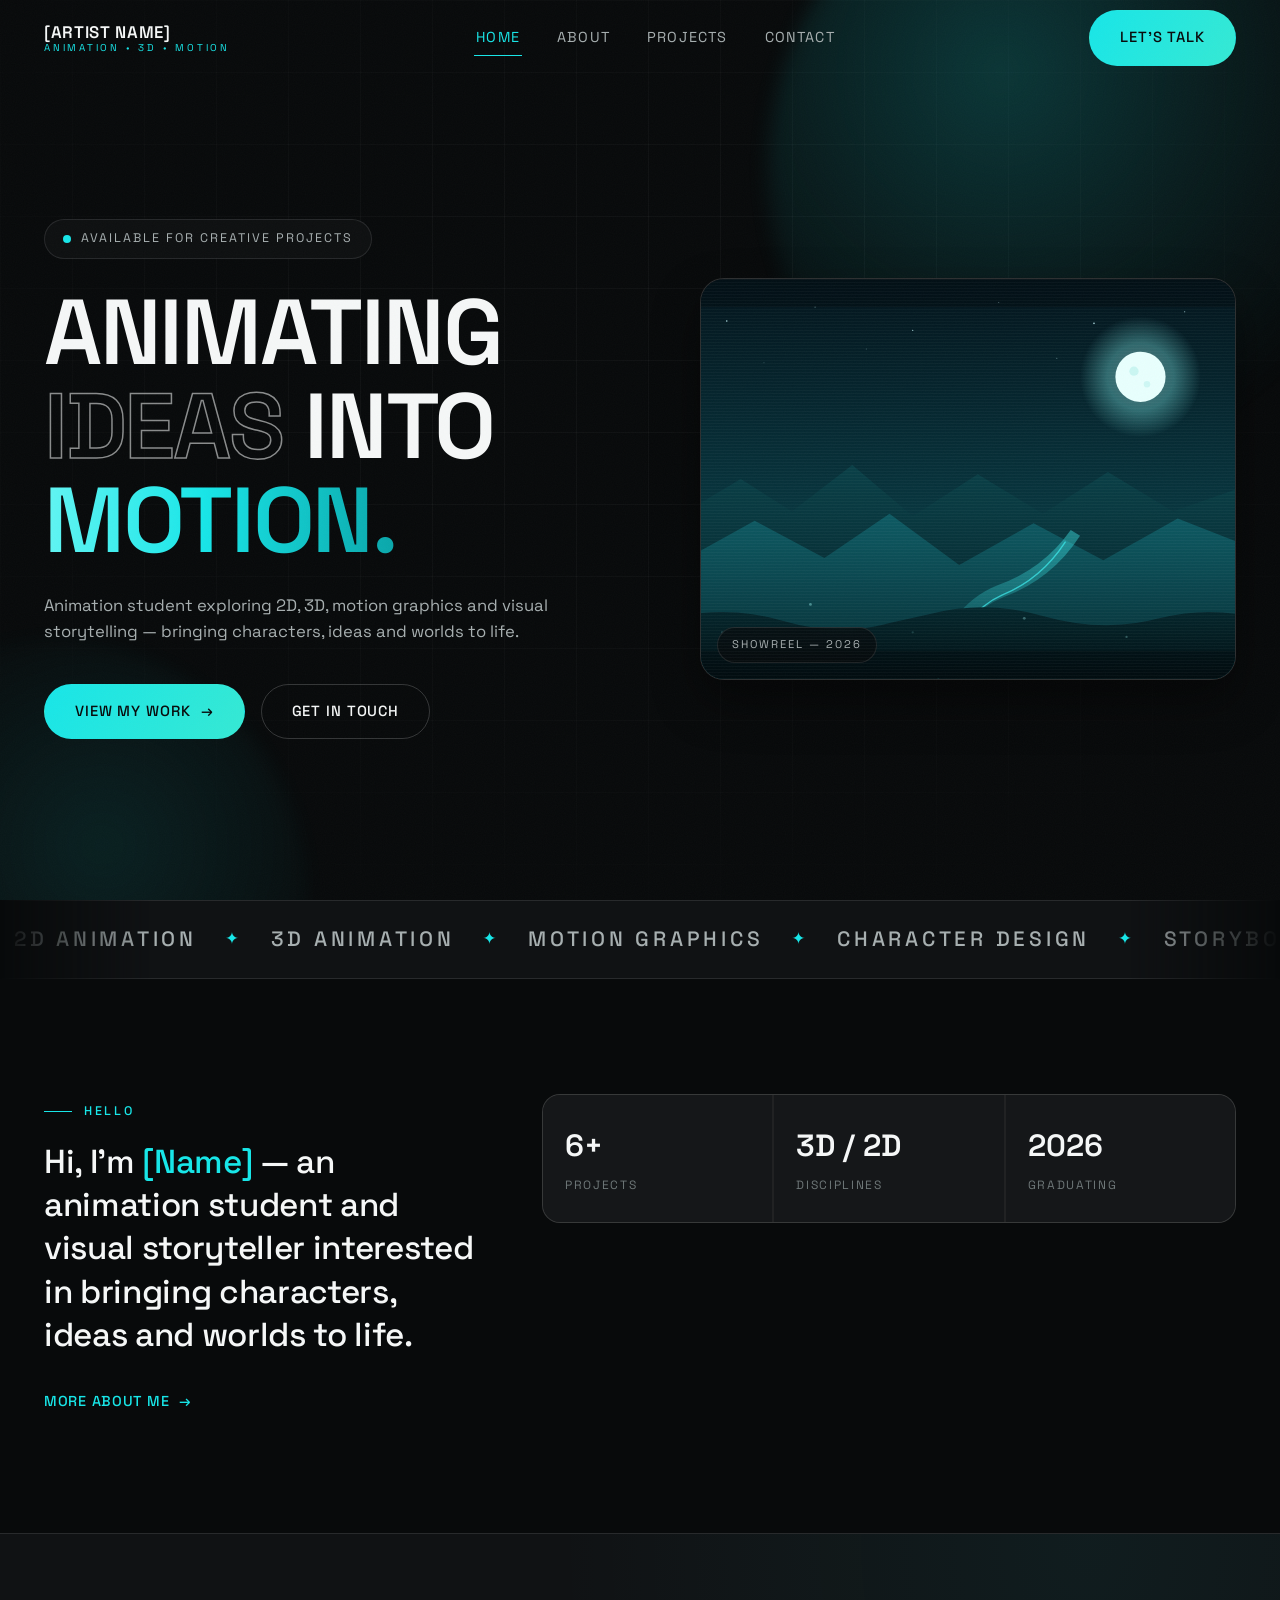
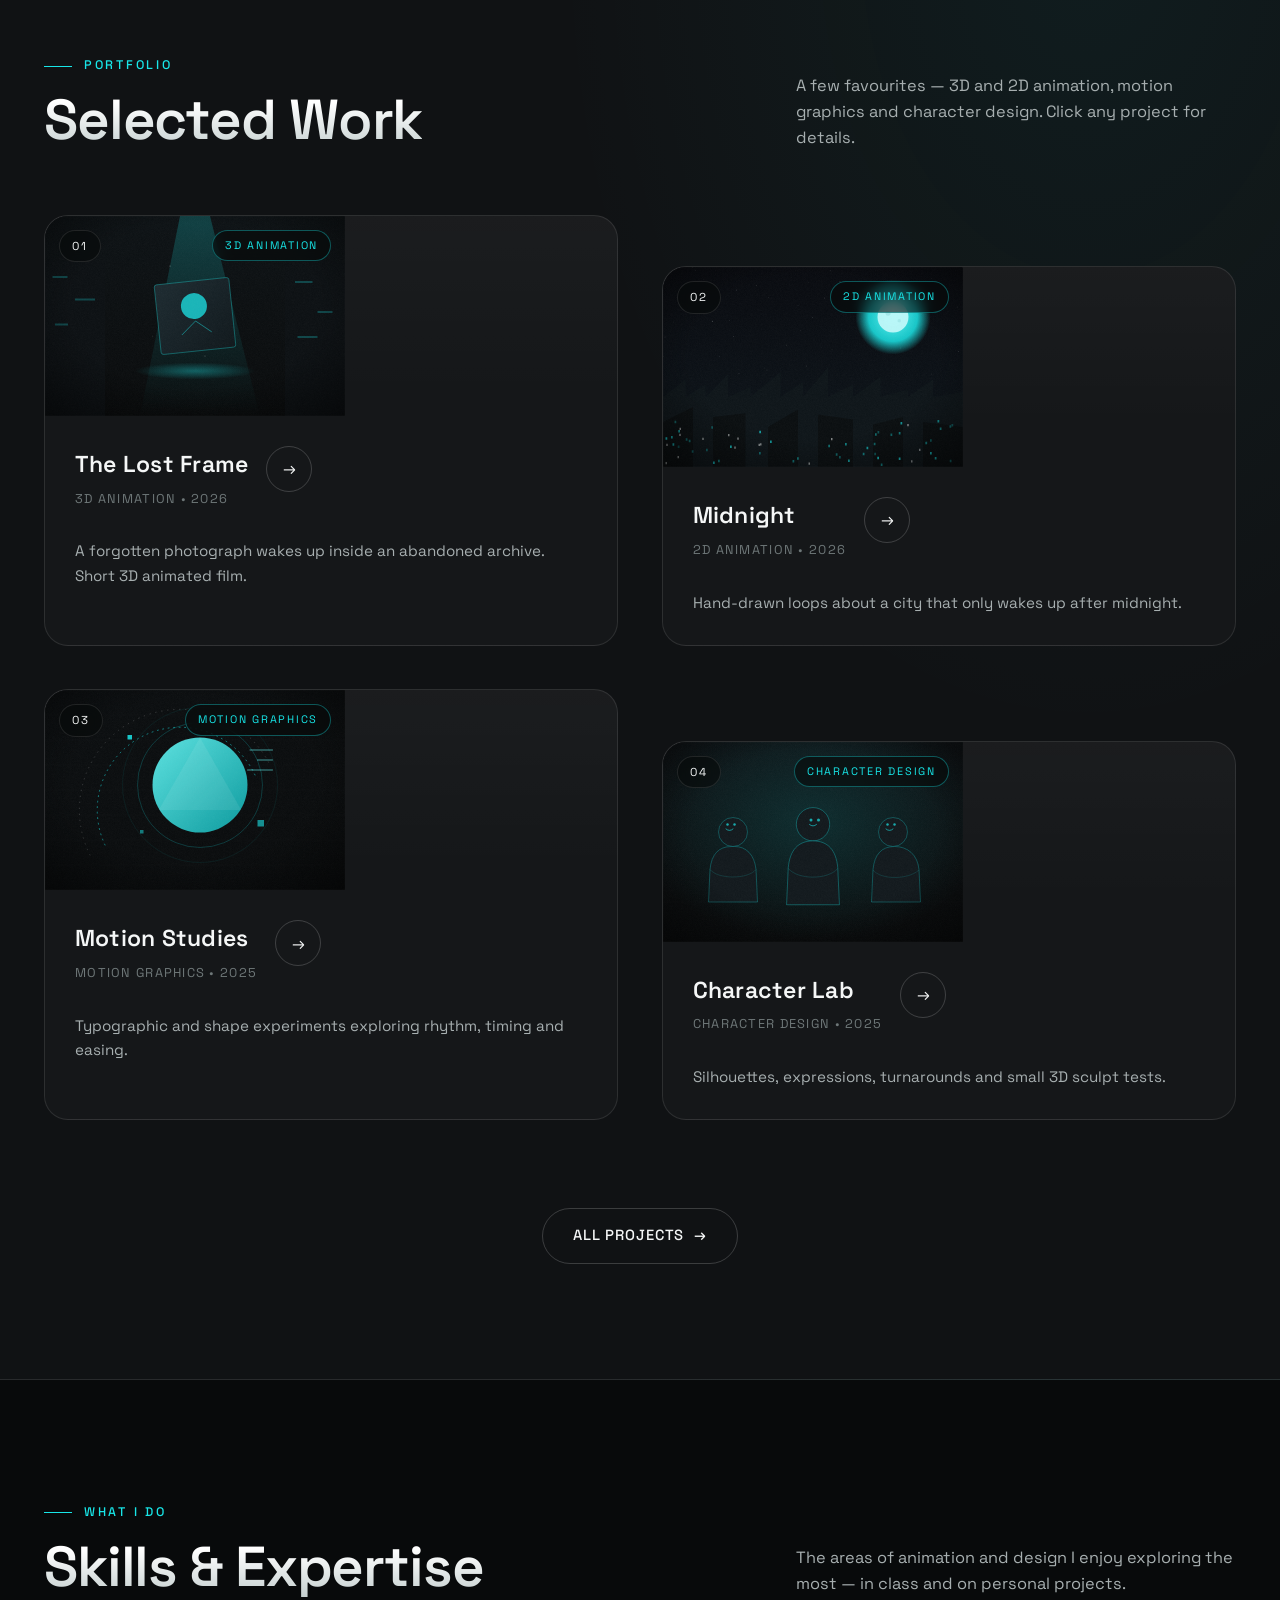
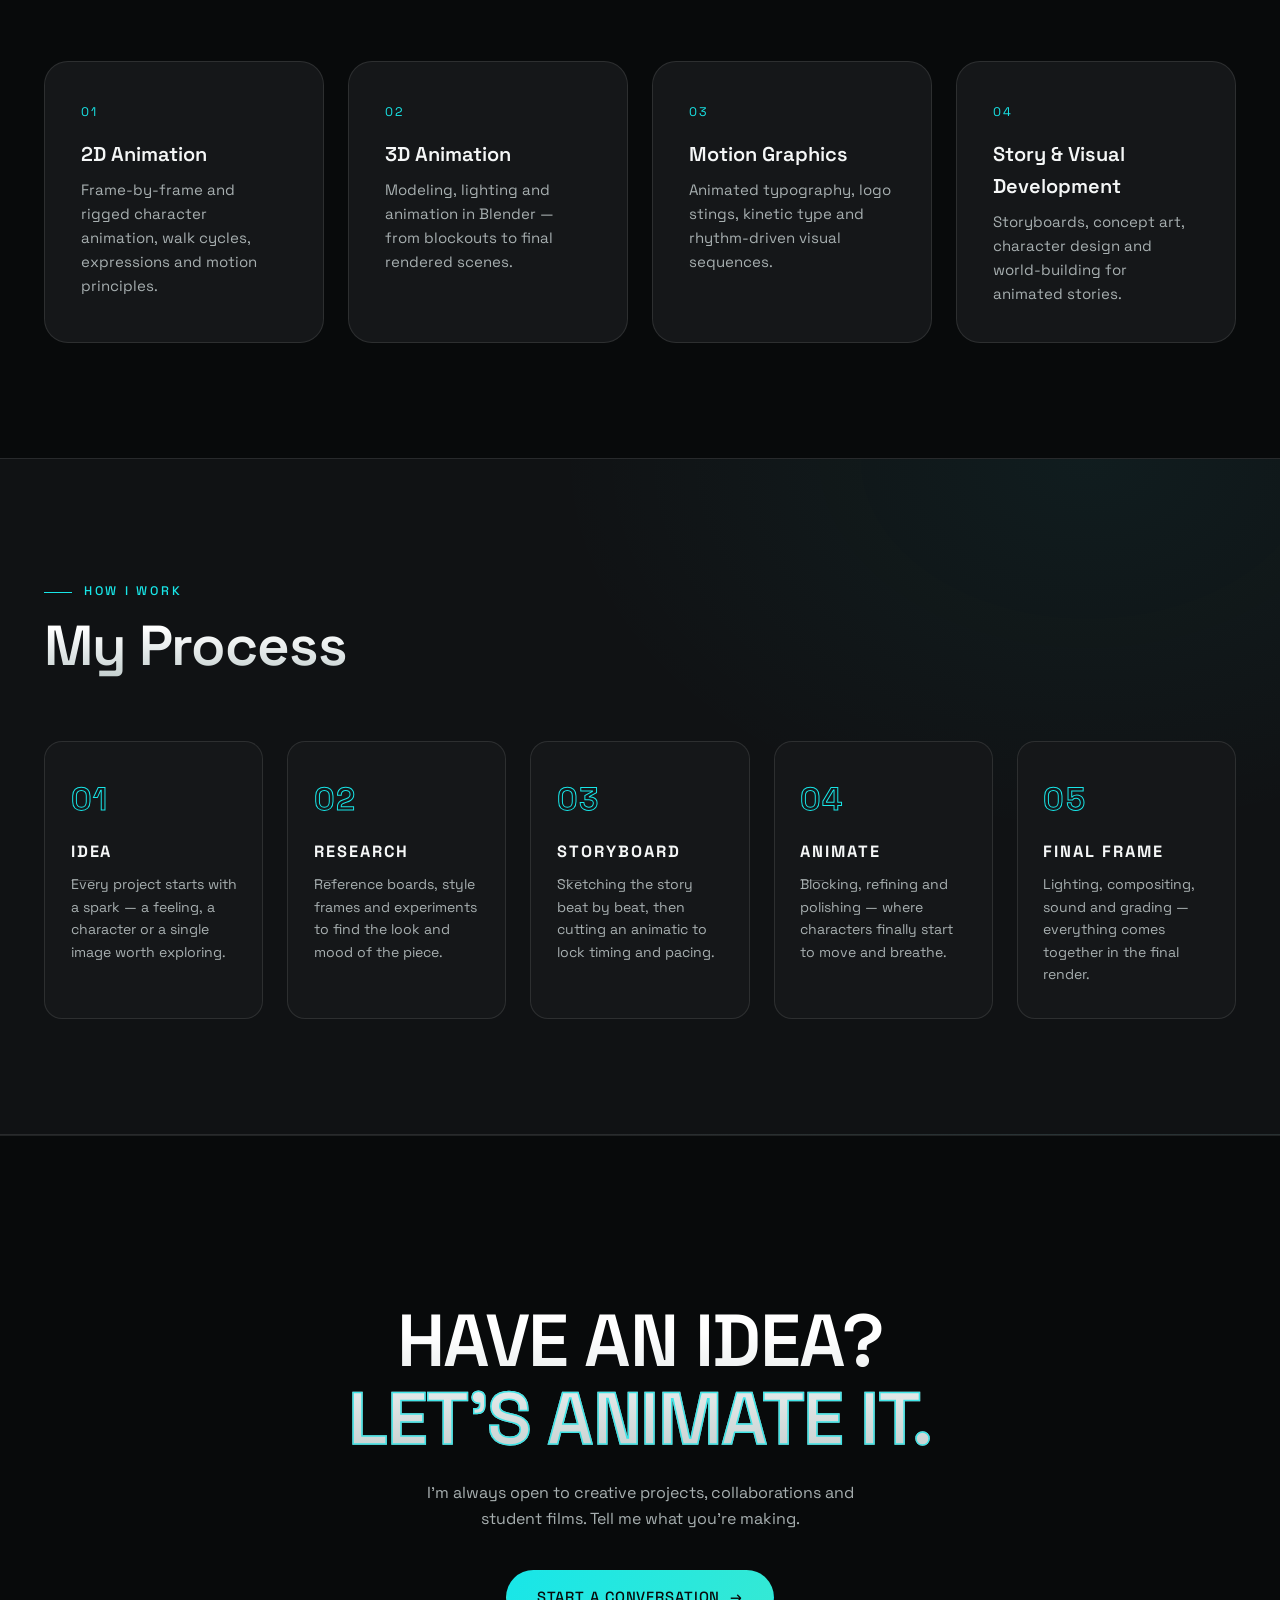
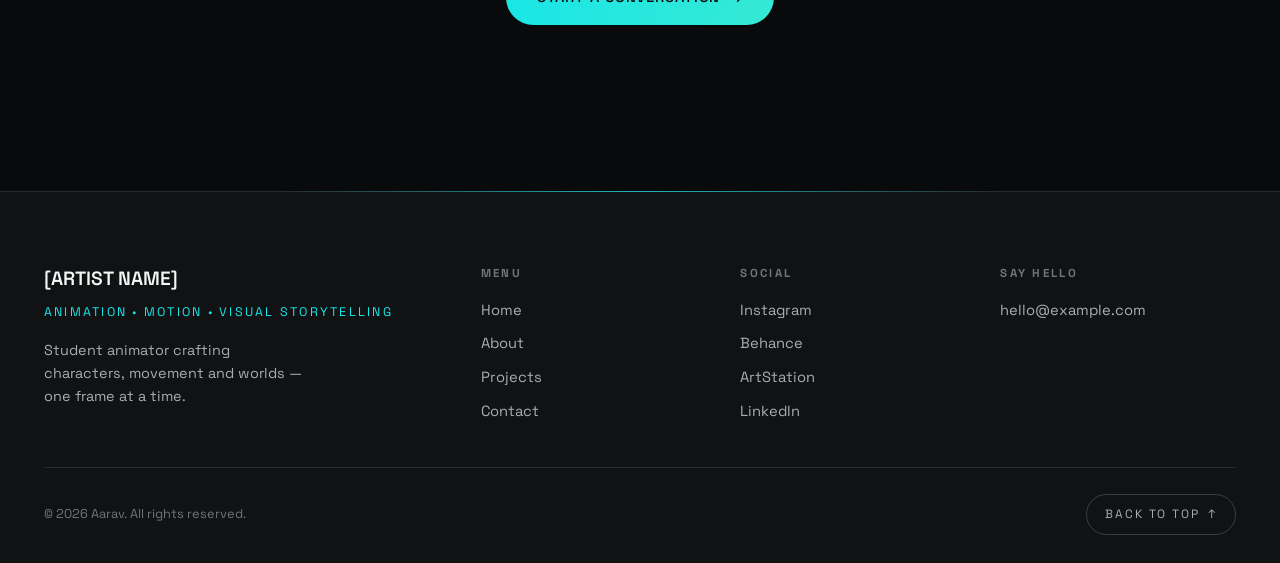
<file: portfolio/client-demo/index.html>
<!DOCTYPE html>
<html lang="en">
<head>
  <meta charset="UTF-8" />
  <meta name="viewport" content="width=device-width, initial-scale=1.0" />

  <!-- ===== SEO ===== -->
  <title>Aarav — Animation Portfolio</title>
  <meta name="description" content="Portfolio of Aarav — animation student exploring 2D, 3D, motion graphics and visual storytelling." />
  <meta property="og:title" content="Aarav — Animation Portfolio" />
  <meta property="og:description" content="Animation student exploring 2D, 3D, motion graphics and visual storytelling." />
  <meta property="og:type" content="website" />
  <meta property="og:image" content="assets/images/hero-art.svg" />

  <link rel="icon" type="image/svg+xml" href="assets/icons/favicon.svg" />

  <!-- Font: Space Grotesk (free, Google Fonts) -->
  <link rel="preconnect" href="https://fonts.googleapis.com" />
  <link rel="preconnect" href="https://fonts.gstatic.com" crossorigin />
  <link href="https://fonts.googleapis.com/css2?family=Space+Grotesk:wght@400;500;600;700&display=swap" rel="stylesheet" />

  <link rel="stylesheet" href="css/style.css" />
</head>

<body>
  <!-- ================= NAVBAR ================= -->
  <header class="site-header">
    <div class="container nav">
      <!-- ✏️ REPLACE: your name in the logo -->
      <a href="index.html" class="brand" aria-label="Aarav — home">
        <strong>[ARTIST NAME]</strong>
        <span>Animation • 3D • Motion</span>
      </a>

      <nav class="nav__links" aria-label="Primary">
        <a href="index.html" aria-current="page">Home</a>
        <a href="about.html">About</a>
        <a href="projects.html">Projects</a>
        <a href="contact.html">Contact</a>
      </nav>

      <a href="contact.html" class="btn btn--primary nav__cta">Let's Talk</a>

      <button class="nav__toggle" aria-label="Open menu" aria-expanded="false" aria-controls="mobile-menu">
        <span></span><span></span><span></span>
      </button>
    </div>
  </header>

  <!-- Mobile full-screen menu -->
  <div class="mobile-menu" id="mobile-menu">
    <nav aria-label="Mobile">
      <a href="index.html" aria-current="page"><span class="idx">01</span> Home</a>
      <a href="about.html"><span class="idx">02</span> About</a>
      <a href="projects.html"><span class="idx">03</span> Projects</a>
      <a href="contact.html"><span class="idx">04</span> Contact</a>
      <a href="contact.html" class="btn btn--primary">Let's Talk</a>
    </nav>
  </div>

  <main>
    <!-- ================= HERO ================= -->
    <section class="hero" aria-label="Introduction">
      <div class="hero__blob" aria-hidden="true"></div>
      <div class="hero__blob hero__blob--b" aria-hidden="true"></div>

      <div class="container hero__inner">
        <div>
          <p class="status hero__status anim-up"><span class="dot" aria-hidden="true"></span> Available for creative projects</p>

          <h1 class="hero__title anim-up">
            Animating<br />
            <em>ideas</em> into<br />
            <span class="accent">motion.</span>
          </h1>

          <p class="hero__desc anim-up">
            Animation student exploring 2D, 3D, motion graphics and visual storytelling —
            bringing characters, ideas and worlds to life.
          </p>

          <div class="hero__actions anim-up">
            <a href="projects.html" class="btn btn--primary">View My Work <span class="arrow" aria-hidden="true">→</span></a>
            <a href="contact.html" class="btn btn--ghost">Get In Touch</a>
          </div>
        </div>

        <!-- ✏️ HERO VISUAL — replace the image with your render/illustration,
             or swap the <img> for:
             <video src="assets/videos/hero-reel.mp4" poster="assets/images/hero-art.svg"
                    muted loop playsinline preload="metadata"></video> -->
        <figure class="hero__visual anim-up">
          <img src="assets/images/hero-art.svg" alt="Abstract 3D artwork placeholder — replace with your animation still or render" width="1280" height="860" />
          <figcaption class="hero__tag">Showreel — 2026</figcaption>
        </figure>
      </div>
    </section>

        <!-- ================= SKILLS MARQUEE =================
         Infinite scrolling band — pure CSS animation.
         ✏️ EDIT: change the skill words to your own. -->
    <div class="marquee" aria-hidden="true">
      <div class="marquee__track">
        <span>2D Animation</span><span>3D Animation</span><span>Motion Graphics</span><span>Character Design</span><span>Storyboarding</span><span>Visual Development</span><span>Illustration</span><span>Short Films</span>
        <span>2D Animation</span><span>3D Animation</span><span>Motion Graphics</span><span>Character Design</span><span>Storyboarding</span><span>Visual Development</span><span>Illustration</span><span>Short Films</span>
      </div>
    </div>

    <!-- ================= INTRO / ABOUT PREVIEW ================= -->
    <section class="section" aria-label="About preview">
      <div class="container intro">
        <div class="reveal">
          <span class="label">Hello</span>
          <p class="intro__statement" style="margin-top: 18px">
            Hi, I'm <em>[Name]</em> — an animation student and visual storyteller
            interested in bringing characters, ideas and worlds to life.
          </p>
          <a href="about.html" class="link-arrow intro__more">More about me <span class="arrow" aria-hidden="true">→</span></a>
        </div>

        <!-- ✏️ EDIT: your own quick stats (keep honest — these are placeholders) -->
        <div class="intro__stats reveal reveal--d1" aria-label="Quick facts">
          <div><strong>6+</strong><span>Projects</span></div>
          <div><strong>3D / 2D</strong><span>Disciplines</span></div>
          <div><strong>2026</strong><span>Graduating</span></div>
        </div>
      </div>
    </section>

    <!-- ================= FEATURED PROJECTS ================= -->
    <section class="section section--alt" id="work" aria-label="Featured projects">
      <div class="container">
        <div class="section-head reveal">
          <div>
            <span class="label">Portfolio</span>
            <h2 class="section-title">Selected Work</h2>
          </div>
          <p>A few favourites — 3D and 2D animation, motion graphics and character design. Click any project for details.</p>
        </div>

        <!--
          PROJECT CARDS
          ✏️ Replace images in assets/images/ and update title/category/year.
          data-project links each card to its details in js/script.js (PROJECTS).
        -->
        <div class="work-grid">
          <button type="button" class="card reveal" data-project="the-lost-frame">
            <span class="card__media">
              <img src="assets/images/project-01.svg" alt="The Lost Frame — 3D animation placeholder thumbnail" loading="lazy" width="1200" height="800" />
              <span class="card__num" aria-hidden="true">01</span>
              <span class="card__cat">3D Animation</span>
              <span class="card__overlay" aria-hidden="true"><span class="card__play">▶</span></span>
            </span>
            <span class="card__body">
              <span>
                <span class="card__title">The Lost Frame</span>
                <span class="card__meta">3D Animation • 2026</span>
              </span>
              <span class="card__arrow" aria-hidden="true">→</span>
            </span>
            <span class="card__desc">A forgotten photograph wakes up inside an abandoned archive. Short 3D animated film.</span>
          </button>

          <button type="button" class="card reveal reveal--d1" data-project="midnight">
            <span class="card__media">
              <img src="assets/images/project-02.svg" alt="Midnight — 2D animation placeholder thumbnail" loading="lazy" width="1200" height="800" />
              <span class="card__num" aria-hidden="true">02</span>
              <span class="card__cat">2D Animation</span>
              <span class="card__overlay" aria-hidden="true"><span class="card__play">▶</span></span>
            </span>
            <span class="card__body">
              <span>
                <span class="card__title">Midnight</span>
                <span class="card__meta">2D Animation • 2026</span>
              </span>
              <span class="card__arrow" aria-hidden="true">→</span>
            </span>
            <span class="card__desc">Hand-drawn loops about a city that only wakes up after midnight.</span>
          </button>

          <button type="button" class="card reveal" data-project="motion-studies">
            <span class="card__media">
              <img src="assets/images/project-03.svg" alt="Motion Studies — motion graphics placeholder thumbnail" loading="lazy" width="1200" height="800" />
              <span class="card__num" aria-hidden="true">03</span>
              <span class="card__cat">Motion Graphics</span>
              <span class="card__overlay" aria-hidden="true"><span class="card__play">▶</span></span>
            </span>
            <span class="card__body">
              <span>
                <span class="card__title">Motion Studies</span>
                <span class="card__meta">Motion Graphics • 2025</span>
              </span>
              <span class="card__arrow" aria-hidden="true">→</span>
            </span>
            <span class="card__desc">Typographic and shape experiments exploring rhythm, timing and easing.</span>
          </button>

          <button type="button" class="card reveal reveal--d1" data-project="character-lab">
            <span class="card__media">
              <img src="assets/images/project-04.svg" alt="Character Lab — character design placeholder thumbnail" loading="lazy" width="1200" height="800" />
              <span class="card__num" aria-hidden="true">04</span>
              <span class="card__cat">Character Design</span>
              <span class="card__overlay" aria-hidden="true"><span class="card__play">▶</span></span>
            </span>
            <span class="card__body">
              <span>
                <span class="card__title">Character Lab</span>
                <span class="card__meta">Character Design • 2025</span>
              </span>
              <span class="card__arrow" aria-hidden="true">→</span>
            </span>
            <span class="card__desc">Silhouettes, expressions, turnarounds and small 3D sculpt tests.</span>
          </button>
        </div>

        <div class="work-more reveal">
          <a href="projects.html" class="btn btn--ghost">All Projects <span class="arrow" aria-hidden="true">→</span></a>
        </div>
      </div>
    </section>

    <!-- ================= SKILLS / EXPERTISE ================= -->
    <section class="section" aria-label="Skills and expertise">
      <div class="container">
        <div class="section-head reveal">
          <div>
            <span class="label">What I Do</span>
            <h2 class="section-title">Skills & Expertise</h2>
          </div>
          <p>The areas of animation and design I enjoy exploring the most — in class and on personal projects.</p>
        </div>

        <div class="skills-grid">
          <article class="skill-card reveal">
            <span class="num">01</span>
            <h3>2D Animation</h3>
            <p>Frame-by-frame and rigged character animation, walk cycles, expressions and motion principles.</p>
          </article>
          <article class="skill-card reveal reveal--d1">
            <span class="num">02</span>
            <h3>3D Animation</h3>
            <p>Modeling, lighting and animation in Blender — from blockouts to final rendered scenes.</p>
          </article>
          <article class="skill-card reveal reveal--d2">
            <span class="num">03</span>
            <h3>Motion Graphics</h3>
            <p>Animated typography, logo stings, kinetic type and rhythm-driven visual sequences.</p>
          </article>
          <article class="skill-card reveal reveal--d3">
            <span class="num">04</span>
            <h3>Story & Visual Development</h3>
            <p>Storyboards, concept art, character design and world-building for animated stories.</p>
          </article>
        </div>
      </div>
    </section>

    <!-- ================= CREATIVE PROCESS ================= -->
    <section class="section section--alt" aria-label="Creative process">
      <div class="container">
        <div class="section-head reveal">
          <div>
            <span class="label">How I Work</span>
            <h2 class="section-title">My Process</h2>
          </div>
        </div>

        <div class="process-grid">
          <article class="process-step reveal">
            <span class="num" aria-hidden="true">01</span>
            <h3>Idea</h3>
            <p>Every project starts with a spark — a feeling, a character or a single image worth exploring.</p>
          </article>
          <article class="process-step reveal reveal--d1">
            <span class="num" aria-hidden="true">02</span>
            <h3>Research</h3>
            <p>Reference boards, style frames and experiments to find the look and mood of the piece.</p>
          </article>
          <article class="process-step reveal reveal--d2">
            <span class="num" aria-hidden="true">03</span>
            <h3>Storyboard</h3>
            <p>Sketching the story beat by beat, then cutting an animatic to lock timing and pacing.</p>
          </article>
          <article class="process-step reveal reveal--d3">
            <span class="num" aria-hidden="true">04</span>
            <h3>Animate</h3>
            <p>Blocking, refining and polishing — where characters finally start to move and breathe.</p>
          </article>
          <article class="process-step reveal reveal--d4">
            <span class="num" aria-hidden="true">05</span>
            <h3>Final Frame</h3>
            <p>Lighting, compositing, sound and grading — everything comes together in the final render.</p>
          </article>
        </div>
      </div>
    </section>

    <!-- ================= CTA ================= -->
    <section class="cta" aria-label="Call to action">
      <div class="container reveal">
        <h2>Have an idea?<br /><em>Let's animate it.</em></h2>
        <p>I'm always open to creative projects, collaborations and student films. Tell me what you're making.</p>
        <a href="contact.html" class="btn btn--primary">Start a Conversation <span class="arrow" aria-hidden="true">→</span></a>
      </div>
    </section>
  </main>

  <!-- ================= FOOTER ================= -->
  <footer class="site-footer">
    <div class="container">
      <div class="footer-grid">
        <div class="footer-brand">
          <strong>[ARTIST NAME]</strong>
          <span>Animation • Motion • Visual Storytelling</span>
          <p>Student animator crafting characters, movement and worlds — one frame at a time.</p>
        </div>

        <nav aria-label="Footer">
          <h4>Menu</h4>
          <div class="footer-nav">
            <a href="index.html">Home</a>
            <a href="about.html">About</a>
            <a href="projects.html">Projects</a>
            <a href="contact.html">Contact</a>
          </div>
        </nav>

        <!-- ✏️ REPLACE: your real profile URLs -->
        <div>
          <h4>Social</h4>
          <div class="footer-social">
            <a href="https://instagram.com/yourhandle" target="_blank" rel="noopener">Instagram</a>
            <a href="https://behance.net/yourhandle" target="_blank" rel="noopener">Behance</a>
            <a href="https://artstation.com/yourhandle" target="_blank" rel="noopener">ArtStation</a>
            <a href="https://linkedin.com/in/yourhandle" target="_blank" rel="noopener">LinkedIn</a>
          </div>
        </div>

        <div>
          <h4>Say Hello</h4>
          <div class="footer-nav">
            <a href="mailto:hello@example.com">hello@example.com</a>
          </div>
        </div>
      </div>

      <div class="footer-bottom">
        <p>© 2026 Aarav. All rights reserved.</p>
        <button type="button" class="to-top">Back to top <span class="arrow" aria-hidden="true">↑</span></button>
      </div>
    </div>
  </footer>

  <!-- Project detail modal (content injected by js/script.js) -->
  <div class="modal" role="dialog" aria-modal="true" aria-label="Project details">
    <div class="modal__backdrop"></div>
    <div class="modal__dialog">
      <button type="button" class="modal__close" aria-label="Close project details">✕</button>
      <div class="modal__body"></div>
    </div>
  </div>

  <script src="js/script.js"></script>
</body>
</html>
</file>
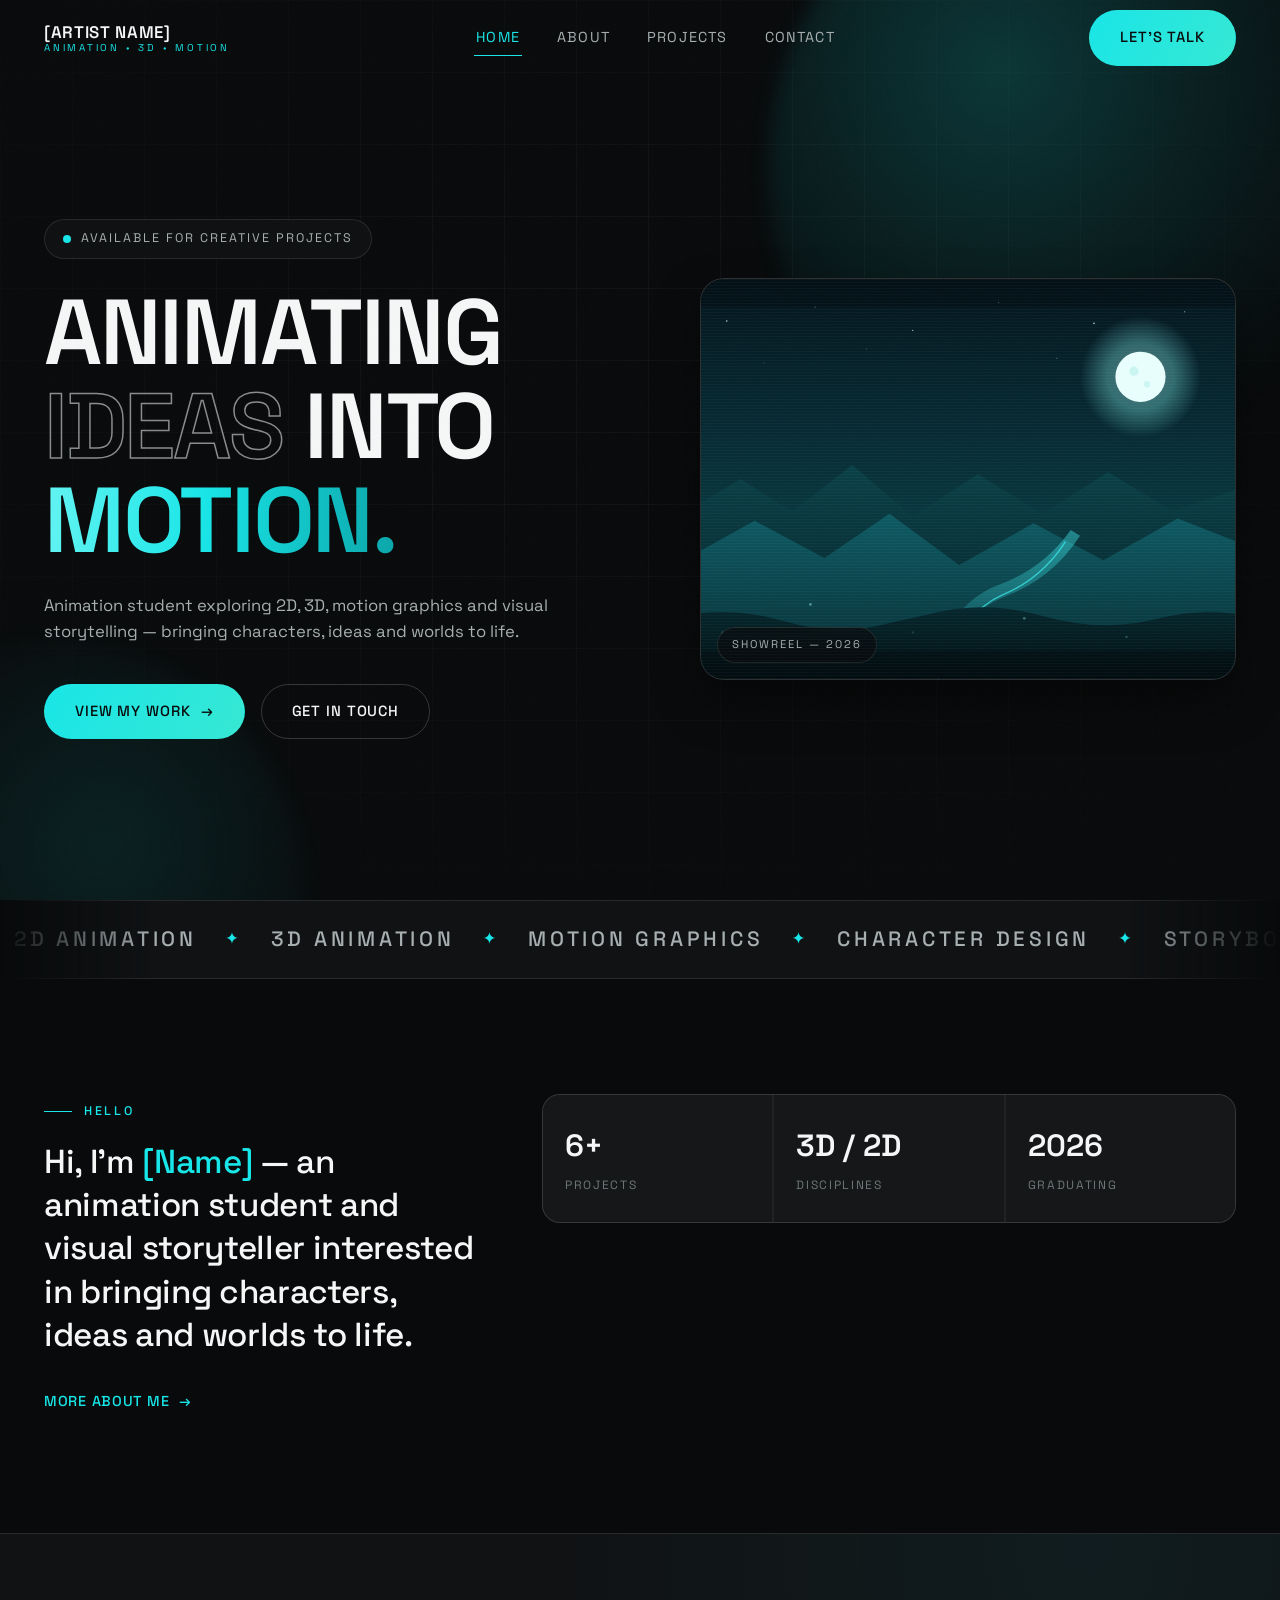
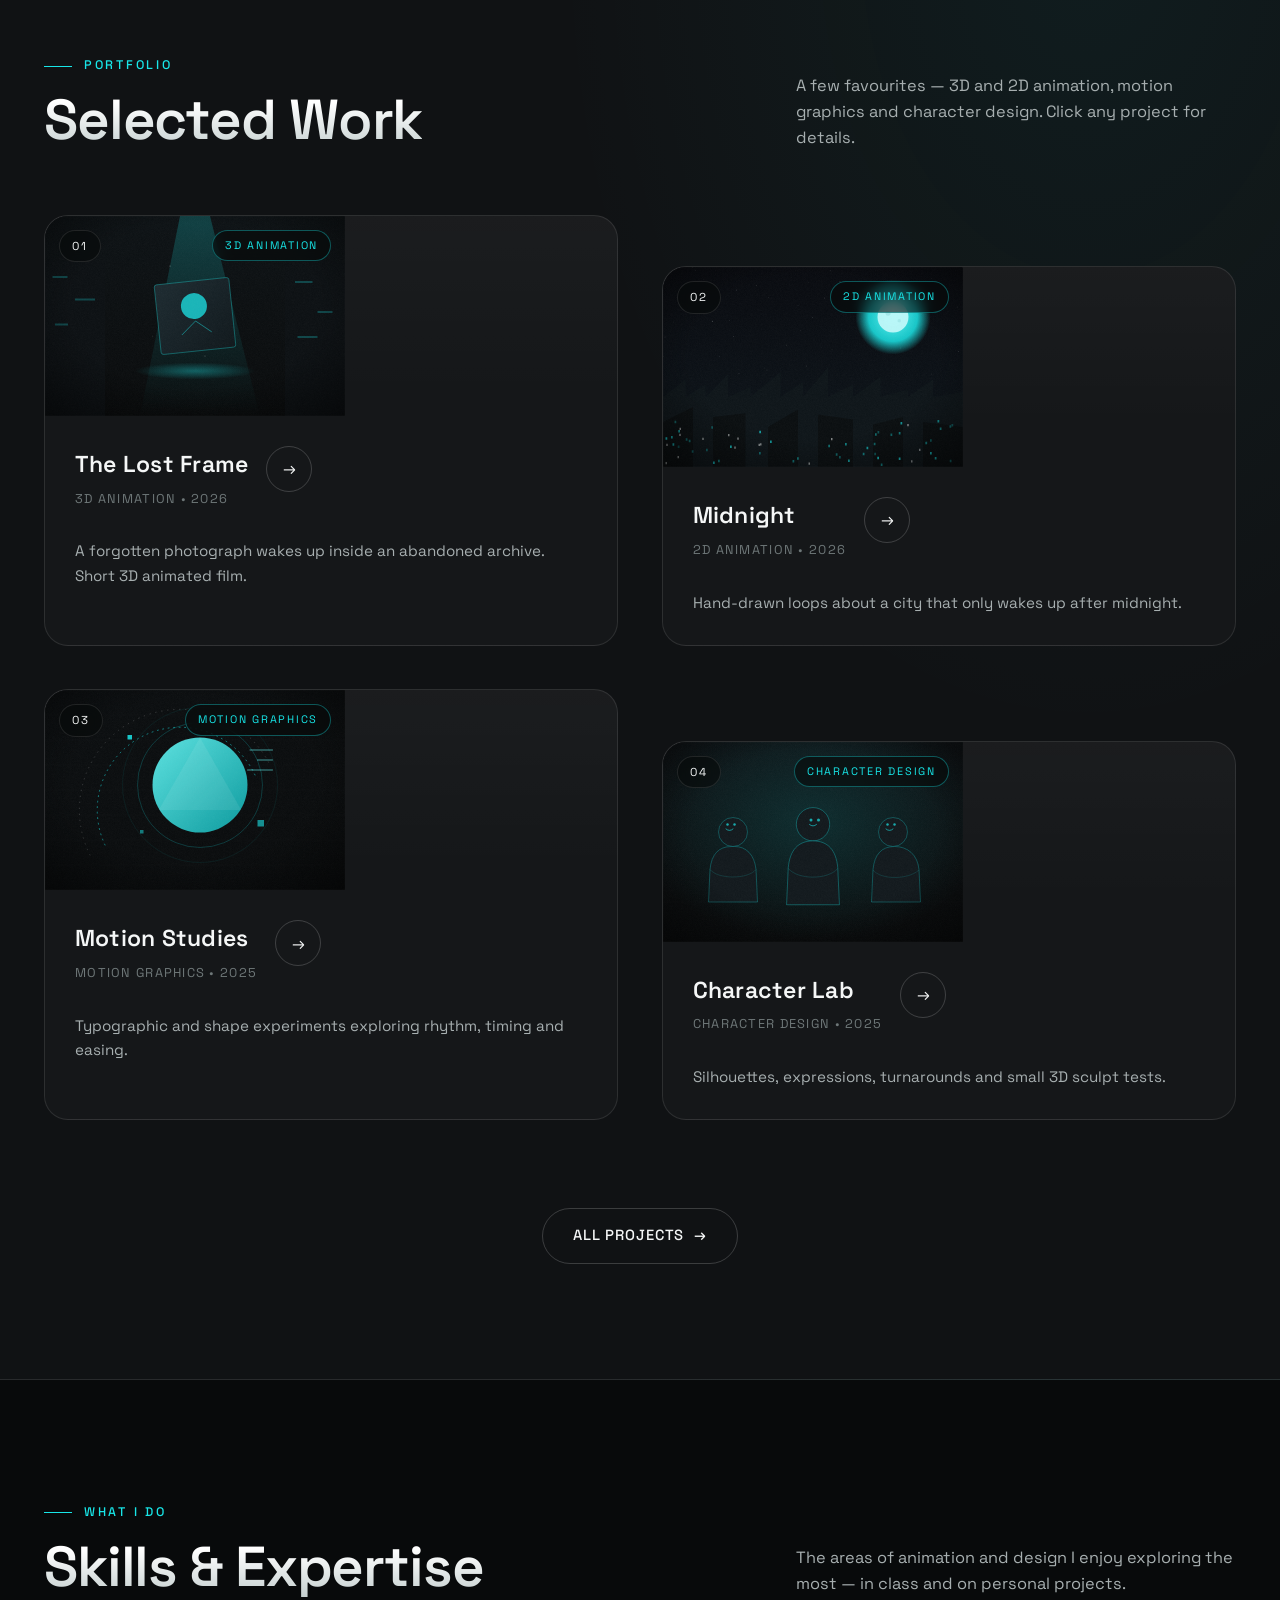
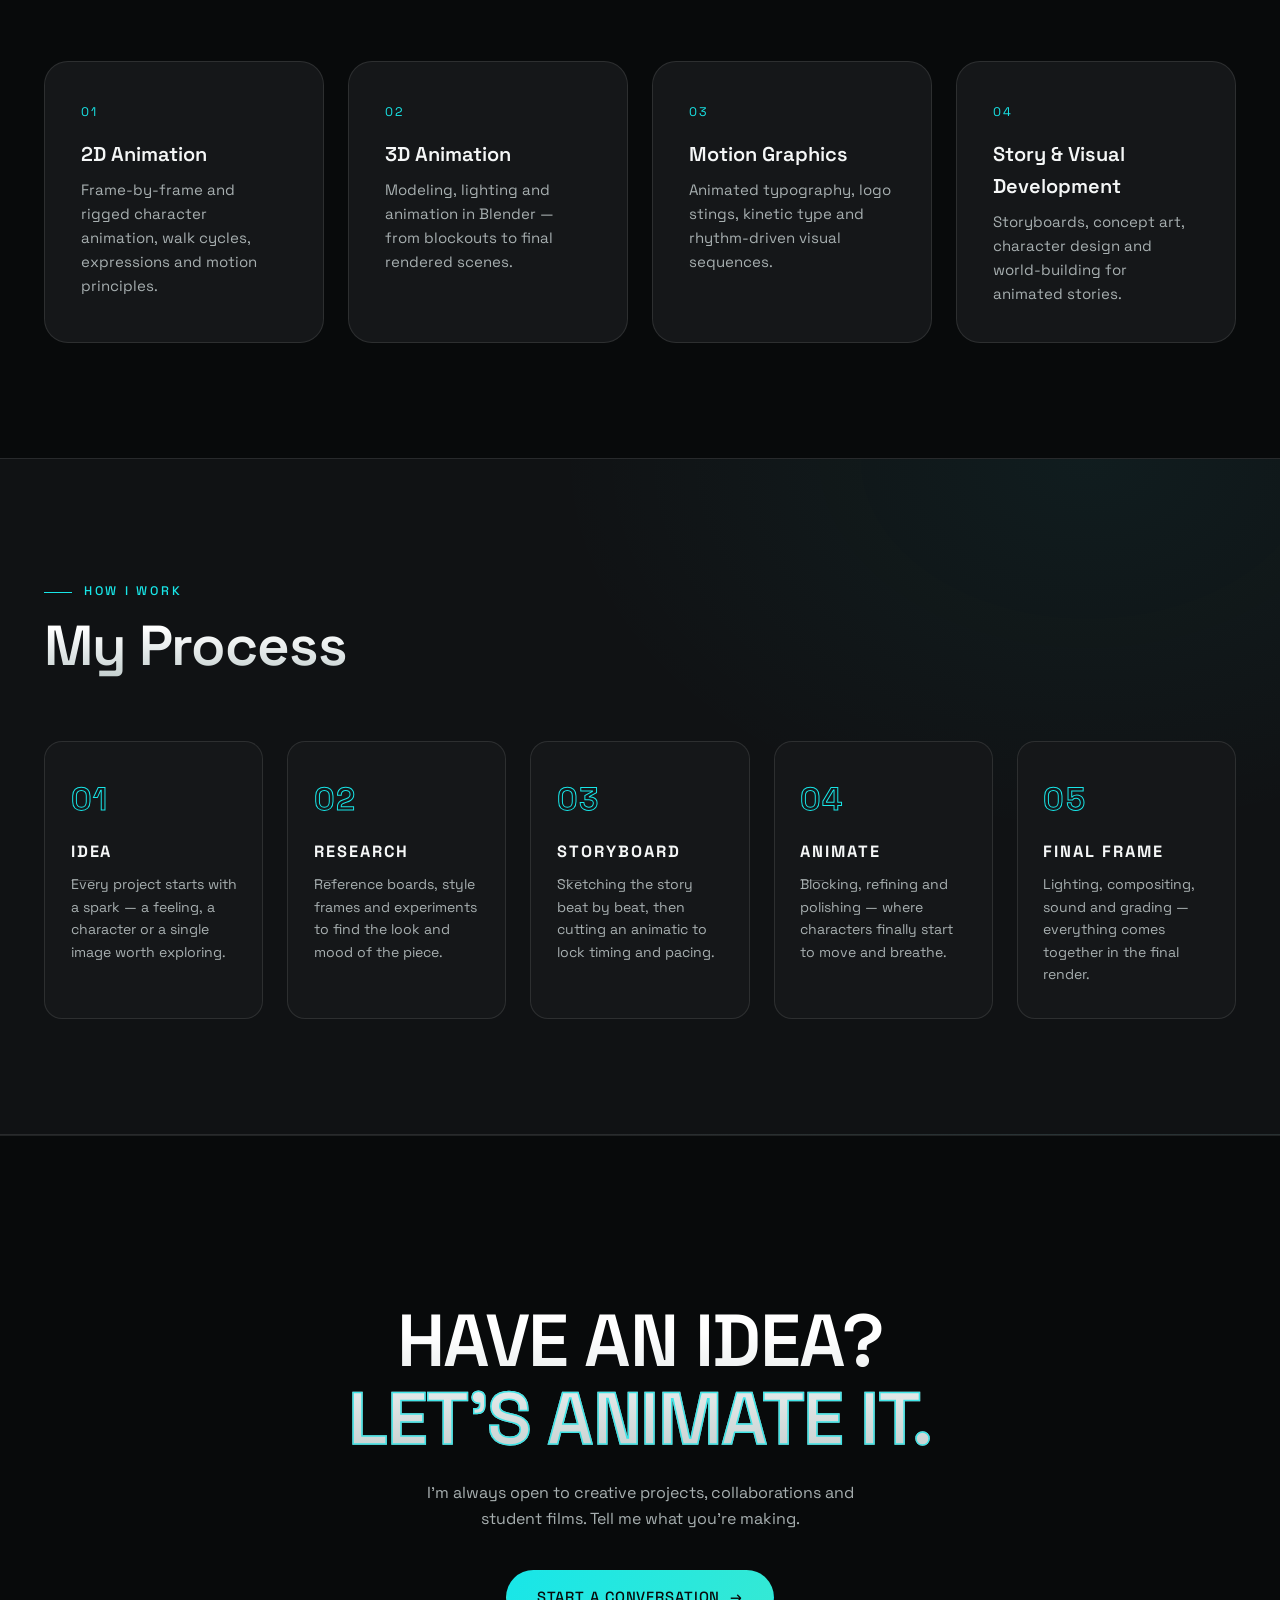
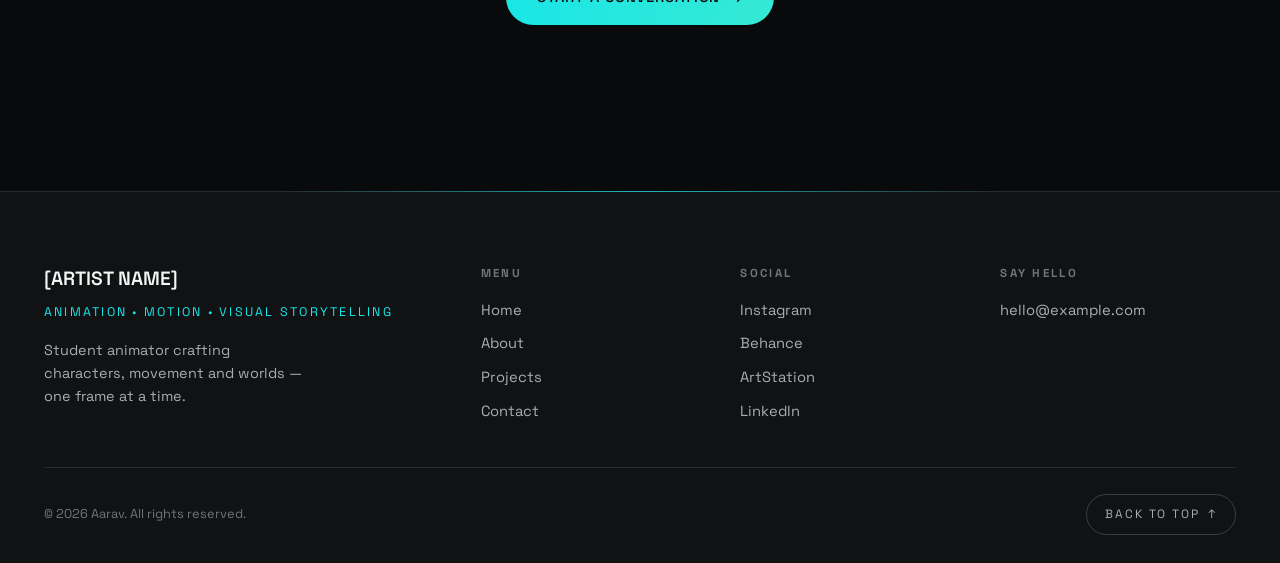
<file: portfolio/client-pratham/index.html>
<!DOCTYPE html>
<html lang="en">
<head>
  <meta charset="UTF-8" />
  <meta http-equiv="refresh" content="0; url=../client-demo/index.html" />
  <title>Redirecting to client demo…</title>
  <script>location.replace('../client-demo/index.html');</script>
</head>
<body style="background:#0a0814;color:#e9edf6;font-family:system-ui;display:grid;place-items:center;height:100vh;margin:0">
  <p>Opening the client demo… <a href="../client-demo/index.html" style="color:#8b5cf6">click here if it doesn't load</a></p>
</body>
</html>
</file>
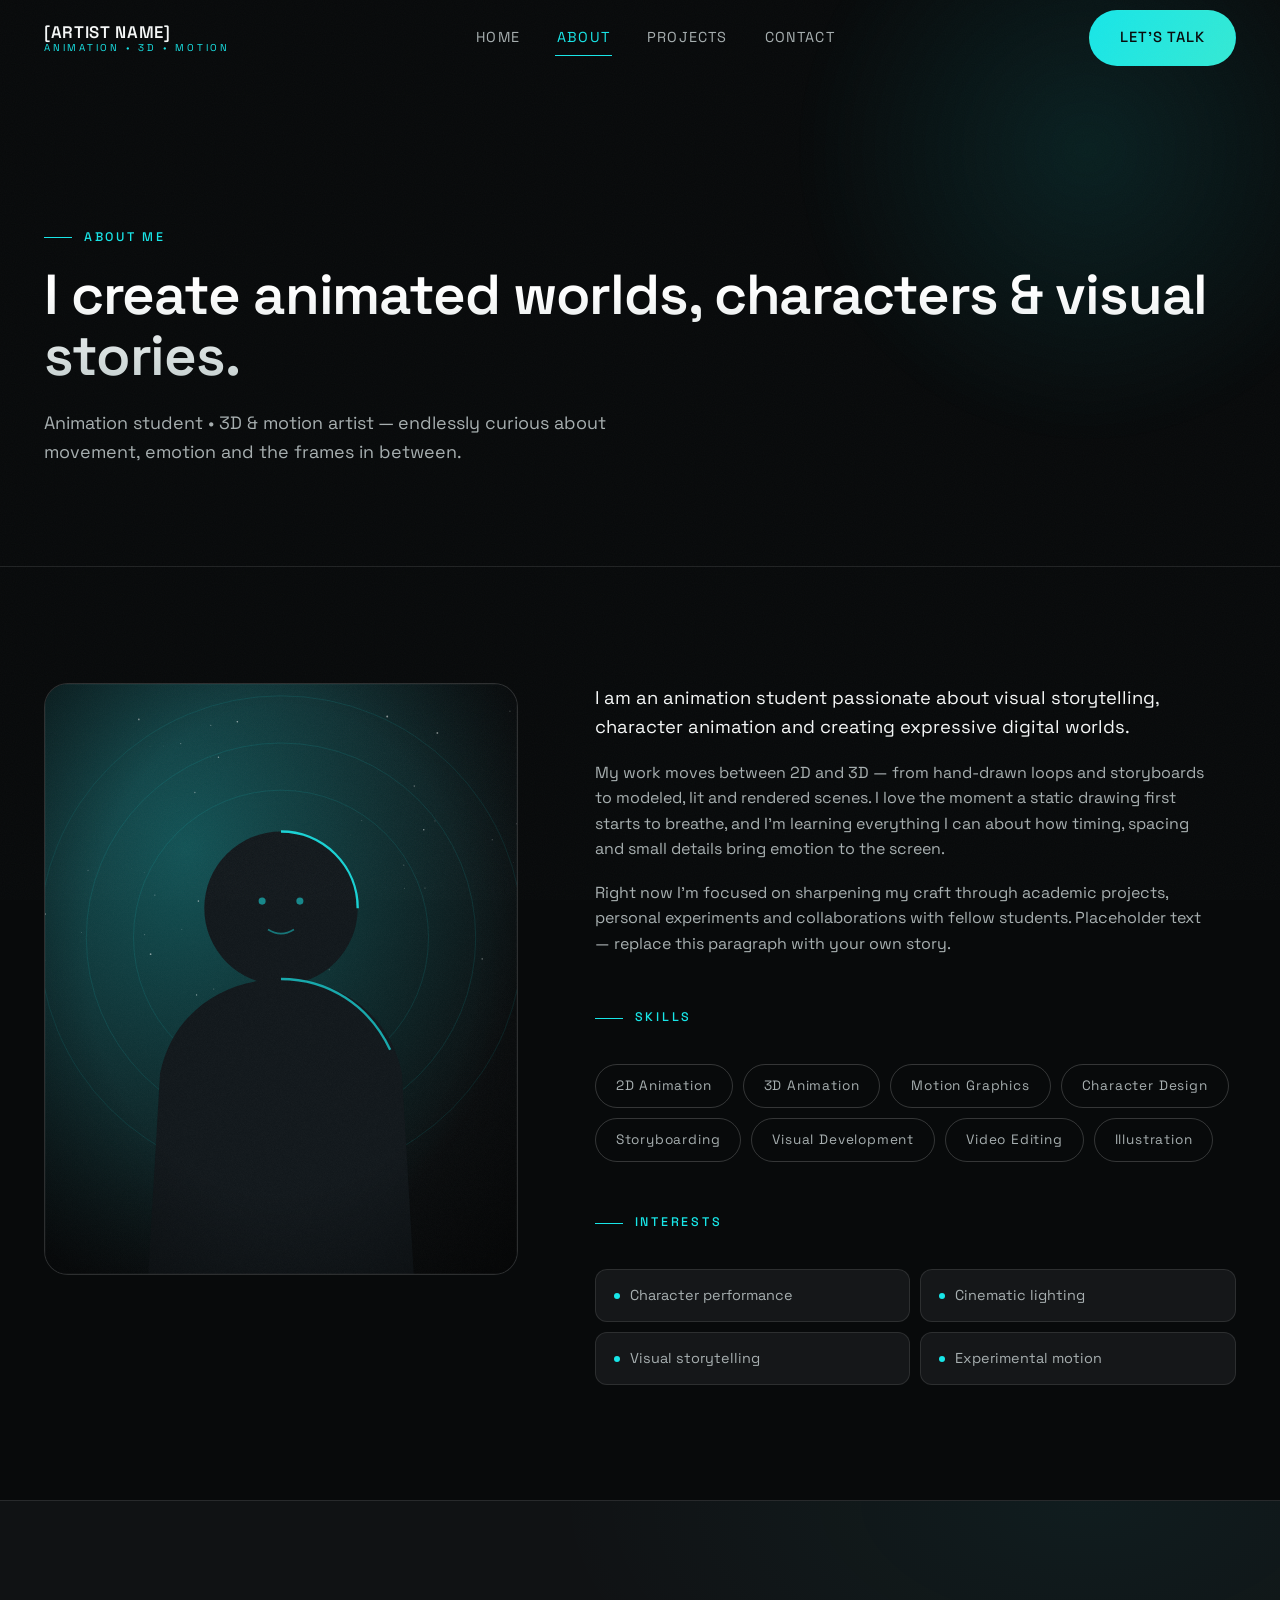
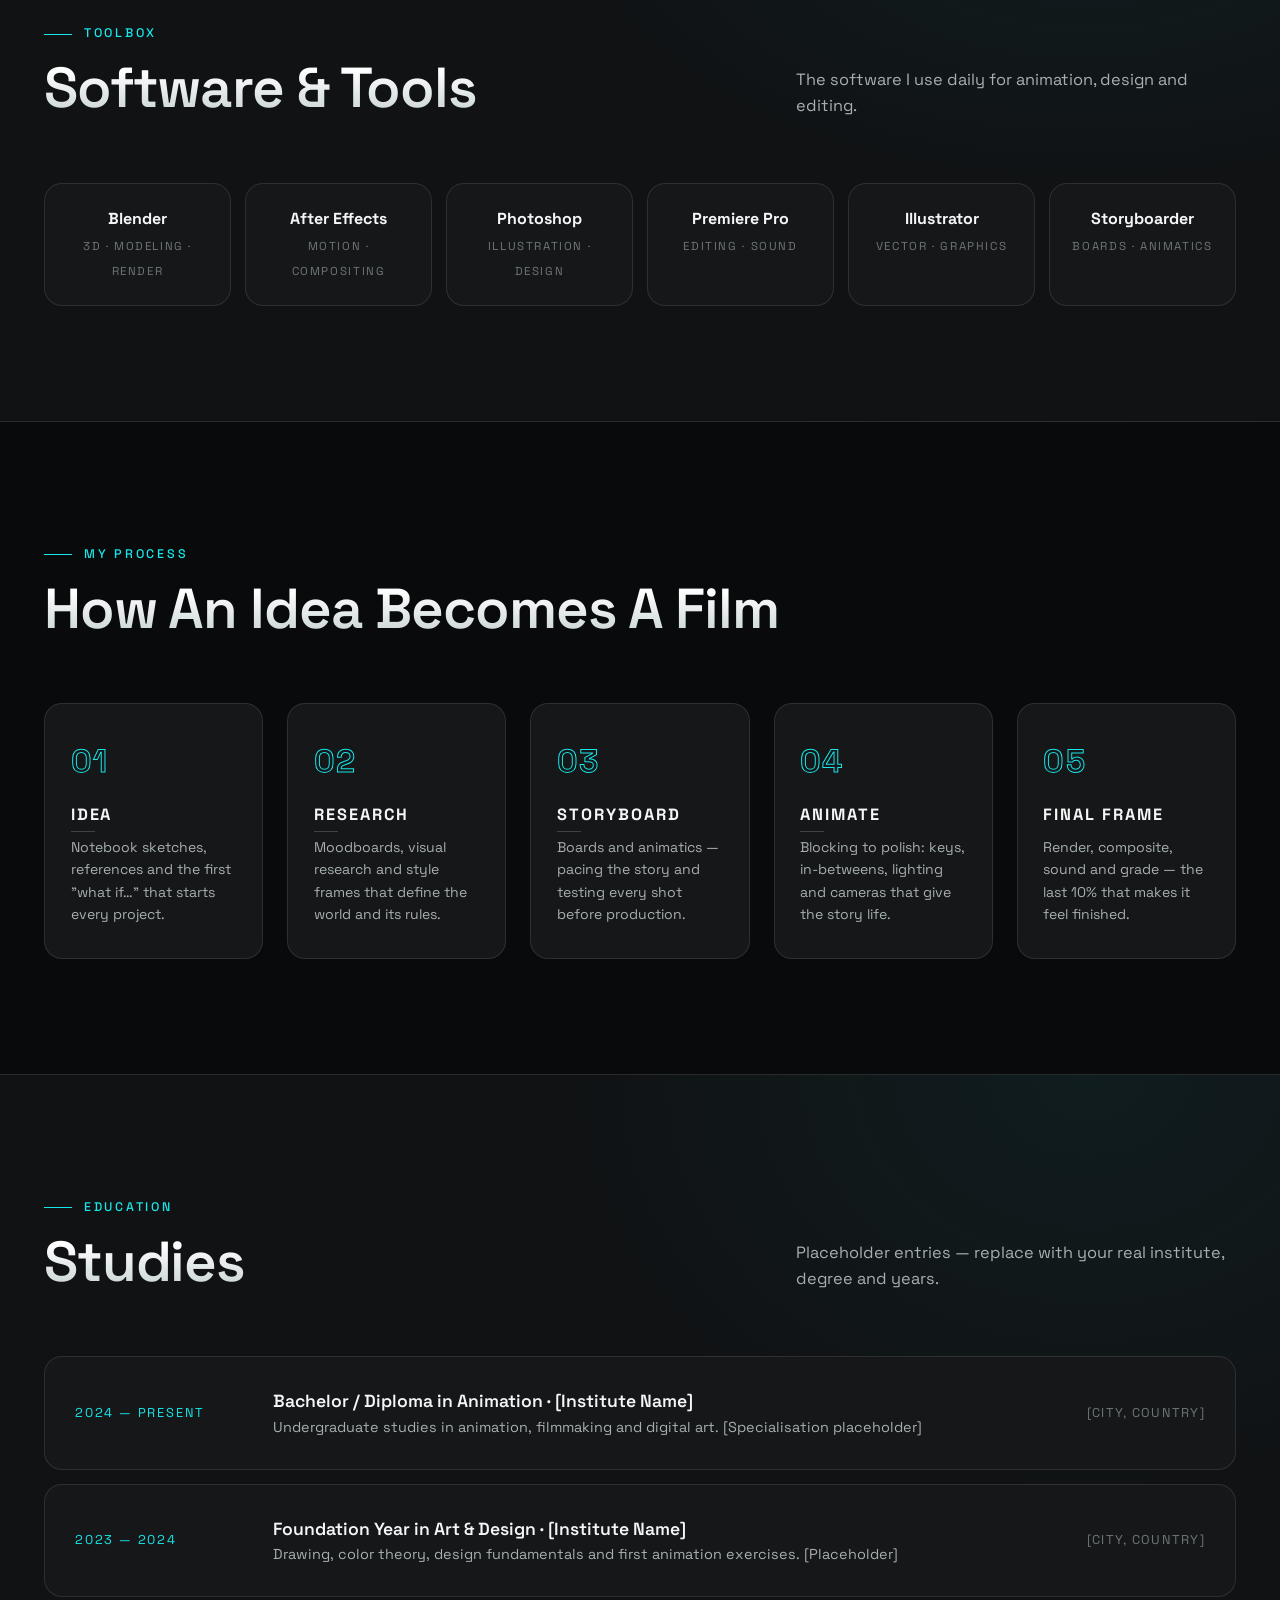
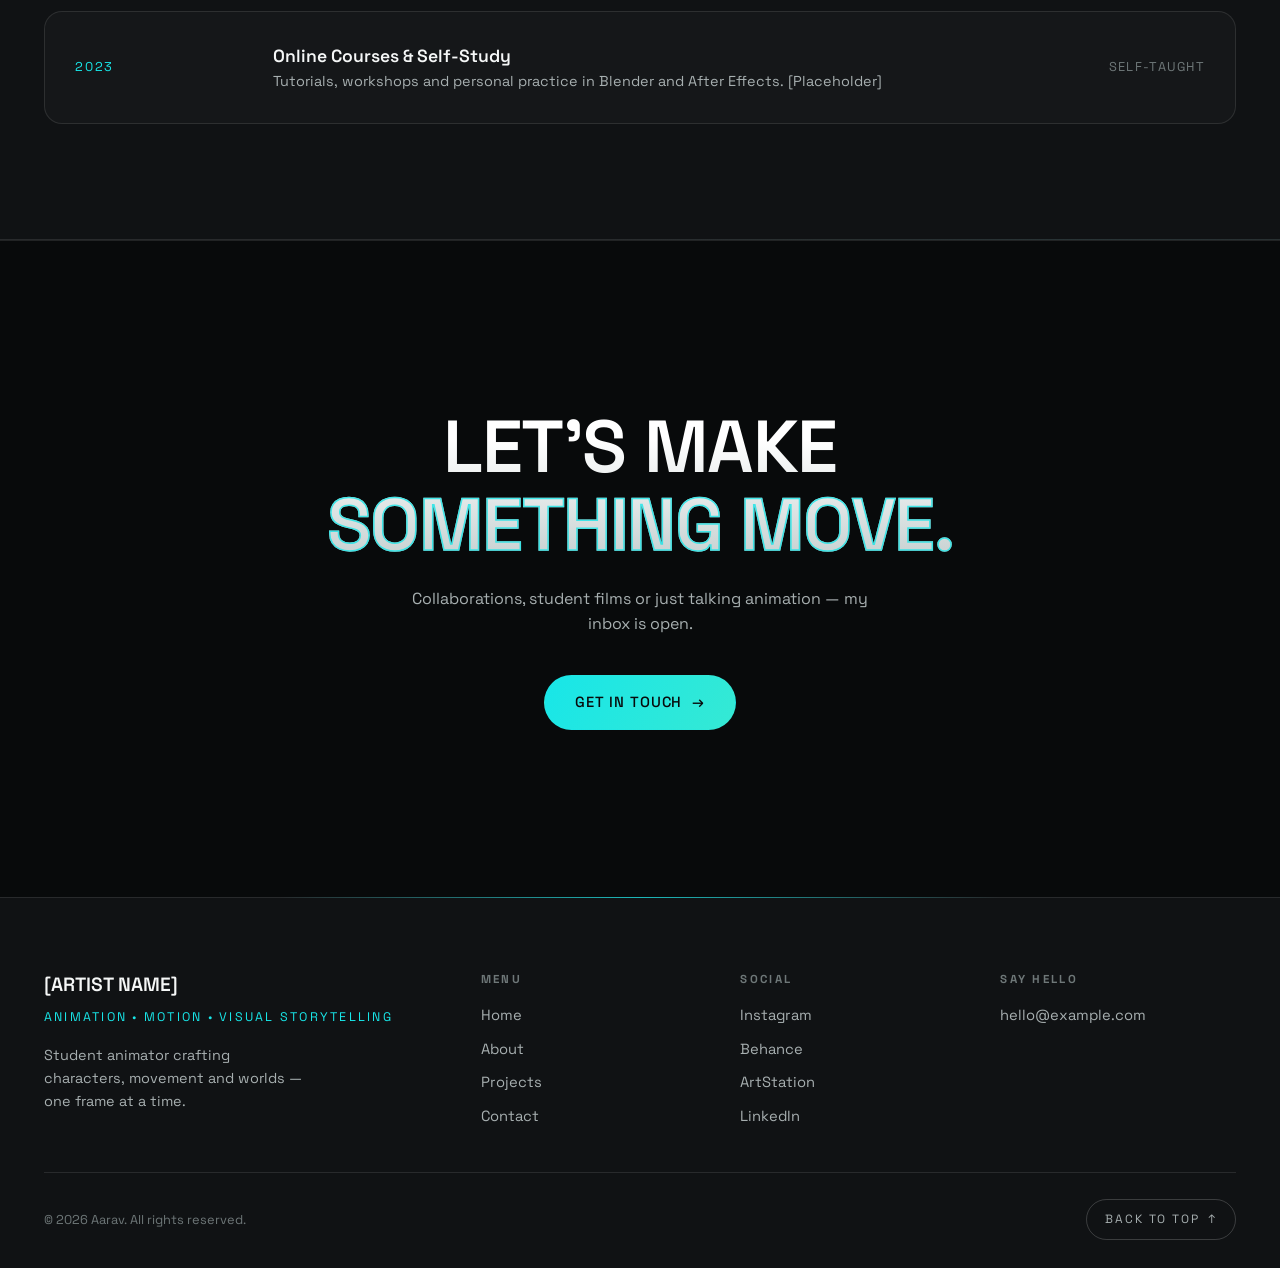
<file: portfolio/client-demo/about.html>
<!DOCTYPE html>
<html lang="en">
<head>
  <meta charset="UTF-8" />
  <meta name="viewport" content="width=device-width, initial-scale=1.0" />

  <!-- ===== SEO ===== -->
  <title>Aarav — About</title>
  <meta name="description" content="About Aarav — animation student and visual storyteller. Skills, tools, creative process and education." />
  <meta property="og:title" content="Aarav — About" />
  <meta property="og:description" content="Animation student and visual storyteller — skills, process and education." />
  <meta property="og:type" content="website" />
  <meta property="og:image" content="assets/images/profile.svg" />

  <link rel="icon" type="image/svg+xml" href="assets/icons/favicon.svg" />

  <link rel="preconnect" href="https://fonts.googleapis.com" />
  <link rel="preconnect" href="https://fonts.gstatic.com" crossorigin />
  <link href="https://fonts.googleapis.com/css2?family=Space+Grotesk:wght@400;500;600;700&display=swap" rel="stylesheet" />

  <link rel="stylesheet" href="css/style.css" />
</head>

<body>
  <!-- ================= NAVBAR ================= -->
  <header class="site-header">
    <div class="container nav">
      <a href="index.html" class="brand" aria-label="Aarav — home">
        <strong>[ARTIST NAME]</strong>
        <span>Animation • 3D • Motion</span>
      </a>

      <nav class="nav__links" aria-label="Primary">
        <a href="index.html">Home</a>
        <a href="about.html" aria-current="page">About</a>
        <a href="projects.html">Projects</a>
        <a href="contact.html">Contact</a>
      </nav>

      <a href="contact.html" class="btn btn--primary nav__cta">Let's Talk</a>

      <button class="nav__toggle" aria-label="Open menu" aria-expanded="false" aria-controls="mobile-menu">
        <span></span><span></span><span></span>
      </button>
    </div>
  </header>

  <!-- Mobile menu -->
  <div class="mobile-menu" id="mobile-menu">
    <nav aria-label="Mobile">
      <a href="index.html"><span class="idx">01</span> Home</a>
      <a href="about.html" aria-current="page"><span class="idx">02</span> About</a>
      <a href="projects.html"><span class="idx">03</span> Projects</a>
      <a href="contact.html"><span class="idx">04</span> Contact</a>
      <a href="contact.html" class="btn btn--primary">Let's Talk</a>
    </nav>
  </div>

  <main>
    <!-- ================= PAGE HERO ================= -->
    <section class="page-hero" aria-label="About introduction">
      <div class="container">
        <span class="label">About Me</span>
        <h1 class="section-title">I create animated worlds, characters & visual stories.</h1>
        <p class="lead">Animation student • 3D & motion artist — endlessly curious about movement, emotion and the frames in between.</p>
      </div>
    </section>

    <!-- ================= BIO + PORTRAIT ================= -->
    <section class="section" aria-label="Biography">
      <div class="container about-grid">
        <!-- ✏️ REPLACE: your portrait (assets/images/profile.jpg — square works best) -->
        <figure class="about__photo reveal">
          <img src="assets/images/profile.svg" alt="Portrait placeholder — replace with your profile photo" loading="lazy" width="800" height="800" />
        </figure>

        <div class="about__bio reveal reveal--d1">
          <!-- ✏️ REPLACE: your bio text -->
          <p>
            I am an animation student passionate about visual storytelling, character
            animation and creating expressive digital worlds.
          </p>
          <p>
            My work moves between 2D and 3D — from hand-drawn loops and storyboards to
            modeled, lit and rendered scenes. I love the moment a static drawing first
            starts to breathe, and I'm learning everything I can about how timing,
            spacing and small details bring emotion to the screen.
          </p>
          <p>
            Right now I'm focused on sharpening my craft through academic projects,
            personal experiments and collaborations with fellow students. Placeholder
            text — replace this paragraph with your own story.
          </p>

          <!-- Skills as tags (no fake percentage bars) -->
          <div class="about__block">
            <span class="label">Skills</span>
            <ul class="tags" role="list" style="margin-top: 18px">
              <li>2D Animation</li>
              <li>3D Animation</li>
              <li>Motion Graphics</li>
              <li>Character Design</li>
              <li>Storyboarding</li>
              <li>Visual Development</li>
              <li>Video Editing</li>
              <li>Illustration</li>
            </ul>
          </div>

          <!-- Interests -->
          <div class="about__block">
            <span class="label">Interests</span>
            <ul class="facts" role="list" style="margin-top: 18px">
              <li>Character performance</li>
              <li>Cinematic lighting</li>
              <li>Visual storytelling</li>
              <li>Experimental motion</li>
            </ul>
          </div>
        </div>
      </div>
    </section>

    <!-- ================= SOFTWARE / TOOLS ================= -->
    <section class="section section--alt" aria-label="Software and tools">
      <div class="container">
        <div class="section-head reveal">
          <div>
            <span class="label">Toolbox</span>
            <h2 class="section-title">Software & Tools</h2>
          </div>
          <p>The software I use daily for animation, design and editing.</p>
        </div>

        <!-- ✏️ EDIT: swap in the tools you actually use -->
        <div class="tools-grid">
          <article class="tool reveal"><strong>Blender</strong><span>3D · Modeling · Render</span></article>
          <article class="tool reveal reveal--d1"><strong>After Effects</strong><span>Motion · Compositing</span></article>
          <article class="tool reveal reveal--d2"><strong>Photoshop</strong><span>Illustration · Design</span></article>
          <article class="tool reveal reveal--d3"><strong>Premiere Pro</strong><span>Editing · Sound</span></article>
          <article class="tool reveal reveal--d4"><strong>Illustrator</strong><span>Vector · Graphics</span></article>
          <article class="tool reveal reveal--d5"><strong>Storyboarder</strong><span>Boards · Animatics</span></article>
        </div>
      </div>
    </section>

    <!-- ================= CREATIVE PROCESS ================= -->
    <section class="section" aria-label="Creative process">
      <div class="container">
        <div class="section-head reveal">
          <div>
            <span class="label">My Process</span>
            <h2 class="section-title">How An Idea Becomes A Film</h2>
          </div>
        </div>

        <div class="process-grid">
          <article class="process-step reveal">
            <span class="num" aria-hidden="true">01</span>
            <h3>Idea</h3>
            <p>Notebook sketches, references and the first "what if…" that starts every project.</p>
          </article>
          <article class="process-step reveal reveal--d1">
            <span class="num" aria-hidden="true">02</span>
            <h3>Research</h3>
            <p>Moodboards, visual research and style frames that define the world and its rules.</p>
          </article>
          <article class="process-step reveal reveal--d2">
            <span class="num" aria-hidden="true">03</span>
            <h3>Storyboard</h3>
            <p>Boards and animatics — pacing the story and testing every shot before production.</p>
          </article>
          <article class="process-step reveal reveal--d3">
            <span class="num" aria-hidden="true">04</span>
            <h3>Animate</h3>
            <p>Blocking to polish: keys, in-betweens, lighting and cameras that give the story life.</p>
          </article>
          <article class="process-step reveal reveal--d4">
            <span class="num" aria-hidden="true">05</span>
            <h3>Final Frame</h3>
            <p>Render, composite, sound and grade — the last 10% that makes it feel finished.</p>
          </article>
        </div>
      </div>
    </section>

    <!-- ================= EDUCATION ================= -->
    <section class="section section--alt" aria-label="Education">
      <div class="container">
        <div class="section-head reveal">
          <div>
            <span class="label">Education</span>
            <h2 class="section-title">Studies</h2>
          </div>
          <p>Placeholder entries — replace with your real institute, degree and years.</p>
        </div>

        <!-- ✏️ EDIT: your education. Do NOT keep invented details. -->
        <div class="edu-list">
          <article class="edu-item reveal">
            <span class="year">2024 — Present</span>
            <div>
              <h3>Bachelor / Diploma in Animation <span aria-hidden="true">·</span> [Institute Name]</h3>
              <p>Undergraduate studies in animation, filmmaking and digital art. [Specialisation placeholder]</p>
            </div>
            <span class="place">[City, Country]</span>
          </article>

          <article class="edu-item reveal reveal--d1">
            <span class="year">2023 — 2024</span>
            <div>
              <h3>Foundation Year in Art & Design <span aria-hidden="true">·</span> [Institute Name]</h3>
              <p>Drawing, color theory, design fundamentals and first animation exercises. [Placeholder]</p>
            </div>
            <span class="place">[City, Country]</span>
          </article>

          <article class="edu-item reveal reveal--d2">
            <span class="year">2023</span>
            <div>
              <h3>Online Courses & Self-Study</h3>
              <p>Tutorials, workshops and personal practice in Blender and After Effects. [Placeholder]</p>
            </div>
            <span class="place">Self-taught</span>
          </article>
        </div>
      </div>
    </section>

    <!-- ================= CTA ================= -->
    <section class="cta" aria-label="Call to action">
      <div class="container reveal">
        <h2>Let's make<br /><em>something move.</em></h2>
        <p>Collaborations, student films or just talking animation — my inbox is open.</p>
        <a href="contact.html" class="btn btn--primary">Get In Touch <span class="arrow" aria-hidden="true">→</span></a>
      </div>
    </section>
  </main>

  <!-- ================= FOOTER ================= -->
  <footer class="site-footer">
    <div class="container">
      <div class="footer-grid">
        <div class="footer-brand">
          <strong>[ARTIST NAME]</strong>
          <span>Animation • Motion • Visual Storytelling</span>
          <p>Student animator crafting characters, movement and worlds — one frame at a time.</p>
        </div>

        <nav aria-label="Footer">
          <h4>Menu</h4>
          <div class="footer-nav">
            <a href="index.html">Home</a>
            <a href="about.html">About</a>
            <a href="projects.html">Projects</a>
            <a href="contact.html">Contact</a>
          </div>
        </nav>

        <!-- ✏️ REPLACE: your real profile URLs -->
        <div>
          <h4>Social</h4>
          <div class="footer-social">
            <a href="https://instagram.com/yourhandle" target="_blank" rel="noopener">Instagram</a>
            <a href="https://behance.net/yourhandle" target="_blank" rel="noopener">Behance</a>
            <a href="https://artstation.com/yourhandle" target="_blank" rel="noopener">ArtStation</a>
            <a href="https://linkedin.com/in/yourhandle" target="_blank" rel="noopener">LinkedIn</a>
          </div>
        </div>

        <div>
          <h4>Say Hello</h4>
          <div class="footer-nav">
            <a href="mailto:hello@example.com">hello@example.com</a>
          </div>
        </div>
      </div>

      <div class="footer-bottom">
        <p>© 2026 Aarav. All rights reserved.</p>
        <button type="button" class="to-top">Back to top <span class="arrow" aria-hidden="true">↑</span></button>
      </div>
    </div>
  </footer>

  <script src="js/script.js"></script>
</body>
</html>
</file>
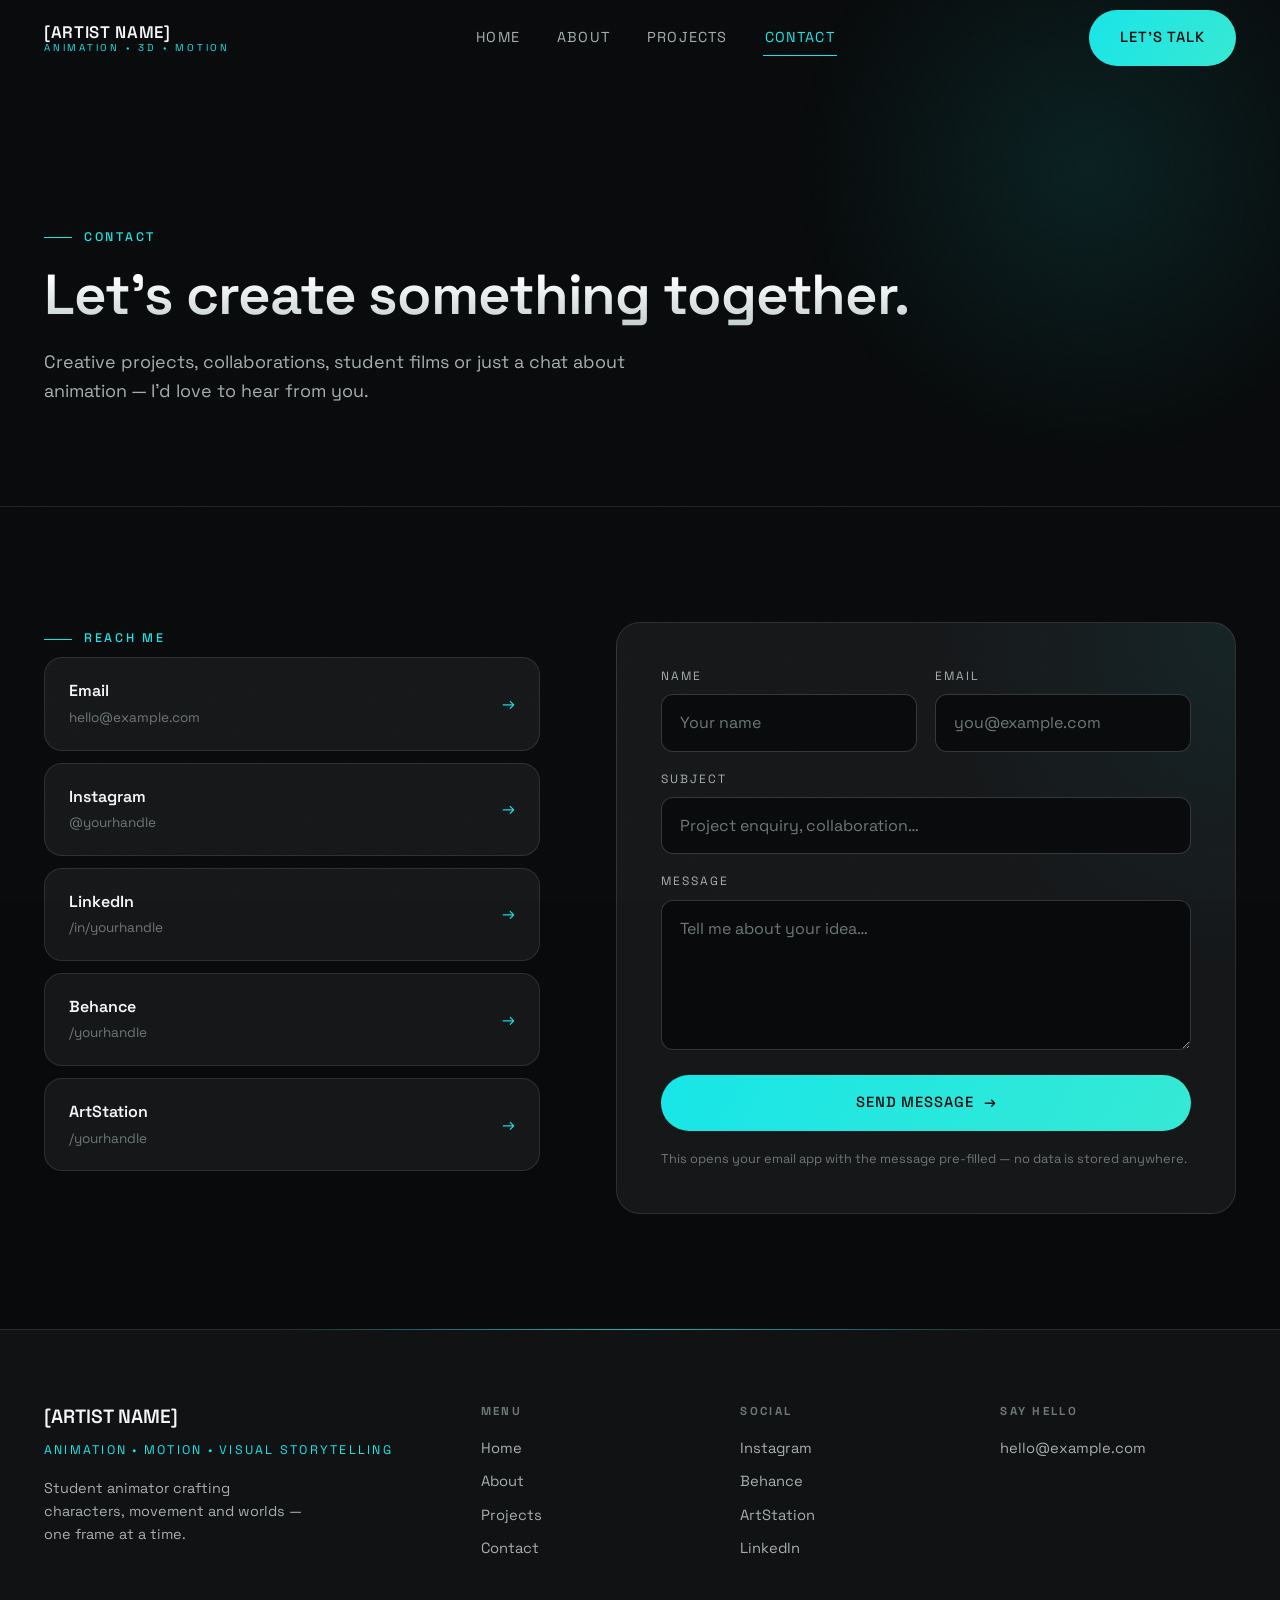
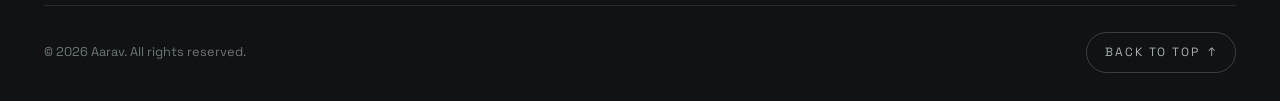
<file: portfolio/client-demo/contact.html>
<!DOCTYPE html>
<html lang="en">
<head>
  <meta charset="UTF-8" />
  <meta name="viewport" content="width=device-width, initial-scale=1.0" />

  <!-- ===== SEO ===== -->
  <title>Aarav — Contact</title>
  <meta name="description" content="Get in touch with Aarav — animation student open to creative projects, collaborations and student films." />
  <meta property="og:title" content="Aarav — Contact" />
  <meta property="og:description" content="Let's create something together — animation, motion and visual storytelling." />
  <meta property="og:type" content="website" />
  <meta property="og:image" content="assets/images/hero-art.svg" />

  <link rel="icon" type="image/svg+xml" href="assets/icons/favicon.svg" />

  <link rel="preconnect" href="https://fonts.googleapis.com" />
  <link rel="preconnect" href="https://fonts.gstatic.com" crossorigin />
  <link href="https://fonts.googleapis.com/css2?family=Space+Grotesk:wght@400;500;600;700&display=swap" rel="stylesheet" />

  <link rel="stylesheet" href="css/style.css" />
</head>

<body>
  <!-- ================= NAVBAR ================= -->
  <header class="site-header">
    <div class="container nav">
      <a href="index.html" class="brand" aria-label="Aarav — home">
        <strong>[ARTIST NAME]</strong>
        <span>Animation • 3D • Motion</span>
      </a>

      <nav class="nav__links" aria-label="Primary">
        <a href="index.html">Home</a>
        <a href="about.html">About</a>
        <a href="projects.html">Projects</a>
        <a href="contact.html" aria-current="page">Contact</a>
      </nav>

      <a href="contact.html" class="btn btn--primary nav__cta">Let's Talk</a>

      <button class="nav__toggle" aria-label="Open menu" aria-expanded="false" aria-controls="mobile-menu">
        <span></span><span></span><span></span>
      </button>
    </div>
  </header>

  <!-- Mobile menu -->
  <div class="mobile-menu" id="mobile-menu">
    <nav aria-label="Mobile">
      <a href="index.html"><span class="idx">01</span> Home</a>
      <a href="about.html"><span class="idx">02</span> About</a>
      <a href="projects.html"><span class="idx">03</span> Projects</a>
      <a href="contact.html" aria-current="page"><span class="idx">04</span> Contact</a>
      <a href="contact.html" class="btn btn--primary">Let's Talk</a>
    </nav>
  </div>

  <main>
    <!-- ================= PAGE HERO ================= -->
    <section class="page-hero" aria-label="Contact introduction">
      <div class="container">
        <span class="label">Contact</span>
        <h1 class="section-title">Let's create something together.</h1>
        <p class="lead">Creative projects, collaborations, student films or just a chat about animation — I'd love to hear from you.</p>
      </div>
    </section>

    <!-- ================= LINKS + FORM ================= -->
    <section class="section" aria-label="Contact options and form">
      <div class="container contact-grid">
        <!-- Direct links -->
        <div class="reveal">
          <span class="label">Reach Me</span>

          <!-- ✏️ REPLACE: all placeholder links/handles below with your real ones -->
          <div class="contact-links">
            <a href="mailto:hello@example.com">
              <span>
                <span class="name">Email</span><br />
                <span class="value">hello@example.com</span>
              </span>
              <span class="arrow" aria-hidden="true">→</span>
            </a>
            <a href="https://instagram.com/yourhandle" target="_blank" rel="noopener">
              <span>
                <span class="name">Instagram</span><br />
                <span class="value">@yourhandle</span>
              </span>
              <span class="arrow" aria-hidden="true">→</span>
            </a>
            <a href="https://linkedin.com/in/yourhandle" target="_blank" rel="noopener">
              <span>
                <span class="name">LinkedIn</span><br />
                <span class="value">/in/yourhandle</span>
              </span>
              <span class="arrow" aria-hidden="true">→</span>
            </a>
            <a href="https://behance.net/yourhandle" target="_blank" rel="noopener">
              <span>
                <span class="name">Behance</span><br />
                <span class="value">/yourhandle</span>
              </span>
              <span class="arrow" aria-hidden="true">→</span>
            </a>
            <a href="https://artstation.com/yourhandle" target="_blank" rel="noopener">
              <span>
                <span class="name">ArtStation</span><br />
                <span class="value">/yourhandle</span>
              </span>
              <span class="arrow" aria-hidden="true">→</span>
            </a>
          </div>
        </div>

        <!--
          CONTACT FORM (static site — no backend)
          Validates in the browser, shows a confirmation, then opens the
          visitor's email app via mailto with the message pre-filled.
          ✏️ Change TO_EMAIL inside js/script.js to your address.
        -->
        <form class="form reveal reveal--d1" data-contact-form novalidate>
          <div class="form-row">
            <div class="field">
              <label for="cf-name">Name</label>
              <input type="text" id="cf-name" name="name" placeholder="Your name" autocomplete="name" required />
              <p class="error-msg" role="alert">Please enter your name (min. 2 characters).</p>
            </div>
            <div class="field">
              <label for="cf-email">Email</label>
              <input type="email" id="cf-email" name="email" placeholder="you@example.com" autocomplete="email" required />
              <p class="error-msg" role="alert">Please enter a valid email address.</p>
            </div>
          </div>

          <div class="field">
            <label for="cf-subject">Subject</label>
            <input type="text" id="cf-subject" name="subject" placeholder="Project enquiry, collaboration…" required />
            <p class="error-msg" role="alert">Please add a short subject (min. 3 characters).</p>
          </div>

          <div class="field">
            <label for="cf-message">Message</label>
            <textarea id="cf-message" name="message" placeholder="Tell me about your idea…" required></textarea>
            <p class="error-msg" role="alert">Please write a short message (min. 10 characters).</p>
          </div>

          <p class="form__note" role="status">Thanks! Your message has been prepared.</p>

          <button type="submit" class="btn btn--primary">Send Message <span class="arrow" aria-hidden="true">→</span></button>
          <p class="form__hint">This opens your email app with the message pre-filled — no data is stored anywhere.</p>
        </form>
      </div>
    </section>
  </main>

  <!-- ================= FOOTER ================= -->
  <footer class="site-footer">
    <div class="container">
      <div class="footer-grid">
        <div class="footer-brand">
          <strong>[ARTIST NAME]</strong>
          <span>Animation • Motion • Visual Storytelling</span>
          <p>Student animator crafting characters, movement and worlds — one frame at a time.</p>
        </div>

        <nav aria-label="Footer">
          <h4>Menu</h4>
          <div class="footer-nav">
            <a href="index.html">Home</a>
            <a href="about.html">About</a>
            <a href="projects.html">Projects</a>
            <a href="contact.html">Contact</a>
          </div>
        </nav>

        <!-- ✏️ REPLACE: your real profile URLs -->
        <div>
          <h4>Social</h4>
          <div class="footer-social">
            <a href="https://instagram.com/yourhandle" target="_blank" rel="noopener">Instagram</a>
            <a href="https://behance.net/yourhandle" target="_blank" rel="noopener">Behance</a>
            <a href="https://artstation.com/yourhandle" target="_blank" rel="noopener">ArtStation</a>
            <a href="https://linkedin.com/in/yourhandle" target="_blank" rel="noopener">LinkedIn</a>
          </div>
        </div>

        <div>
          <h4>Say Hello</h4>
          <div class="footer-nav">
            <a href="mailto:hello@example.com">hello@example.com</a>
          </div>
        </div>
      </div>

      <div class="footer-bottom">
        <p>© 2026 Aarav. All rights reserved.</p>
        <button type="button" class="to-top">Back to top <span class="arrow" aria-hidden="true">↑</span></button>
      </div>
    </div>
  </footer>

  <script src="js/script.js"></script>
</body>
</html>
</file>
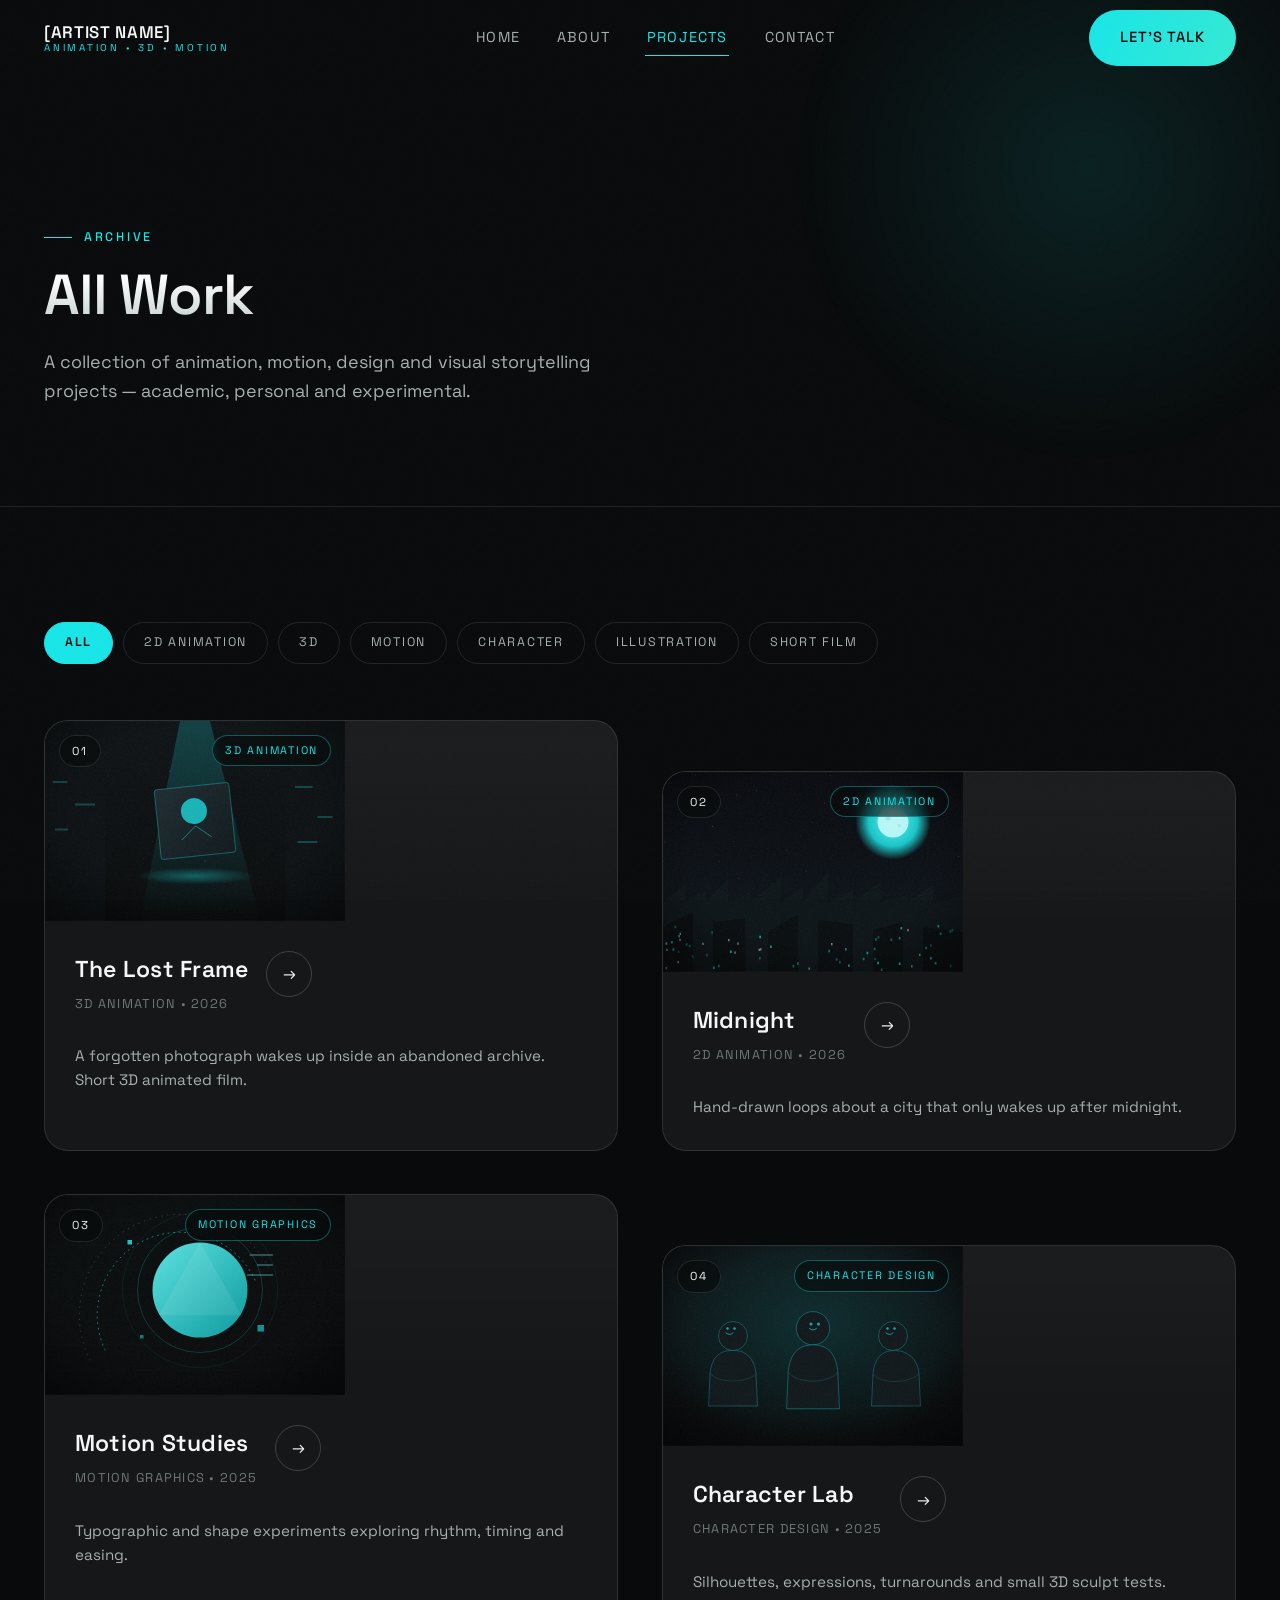
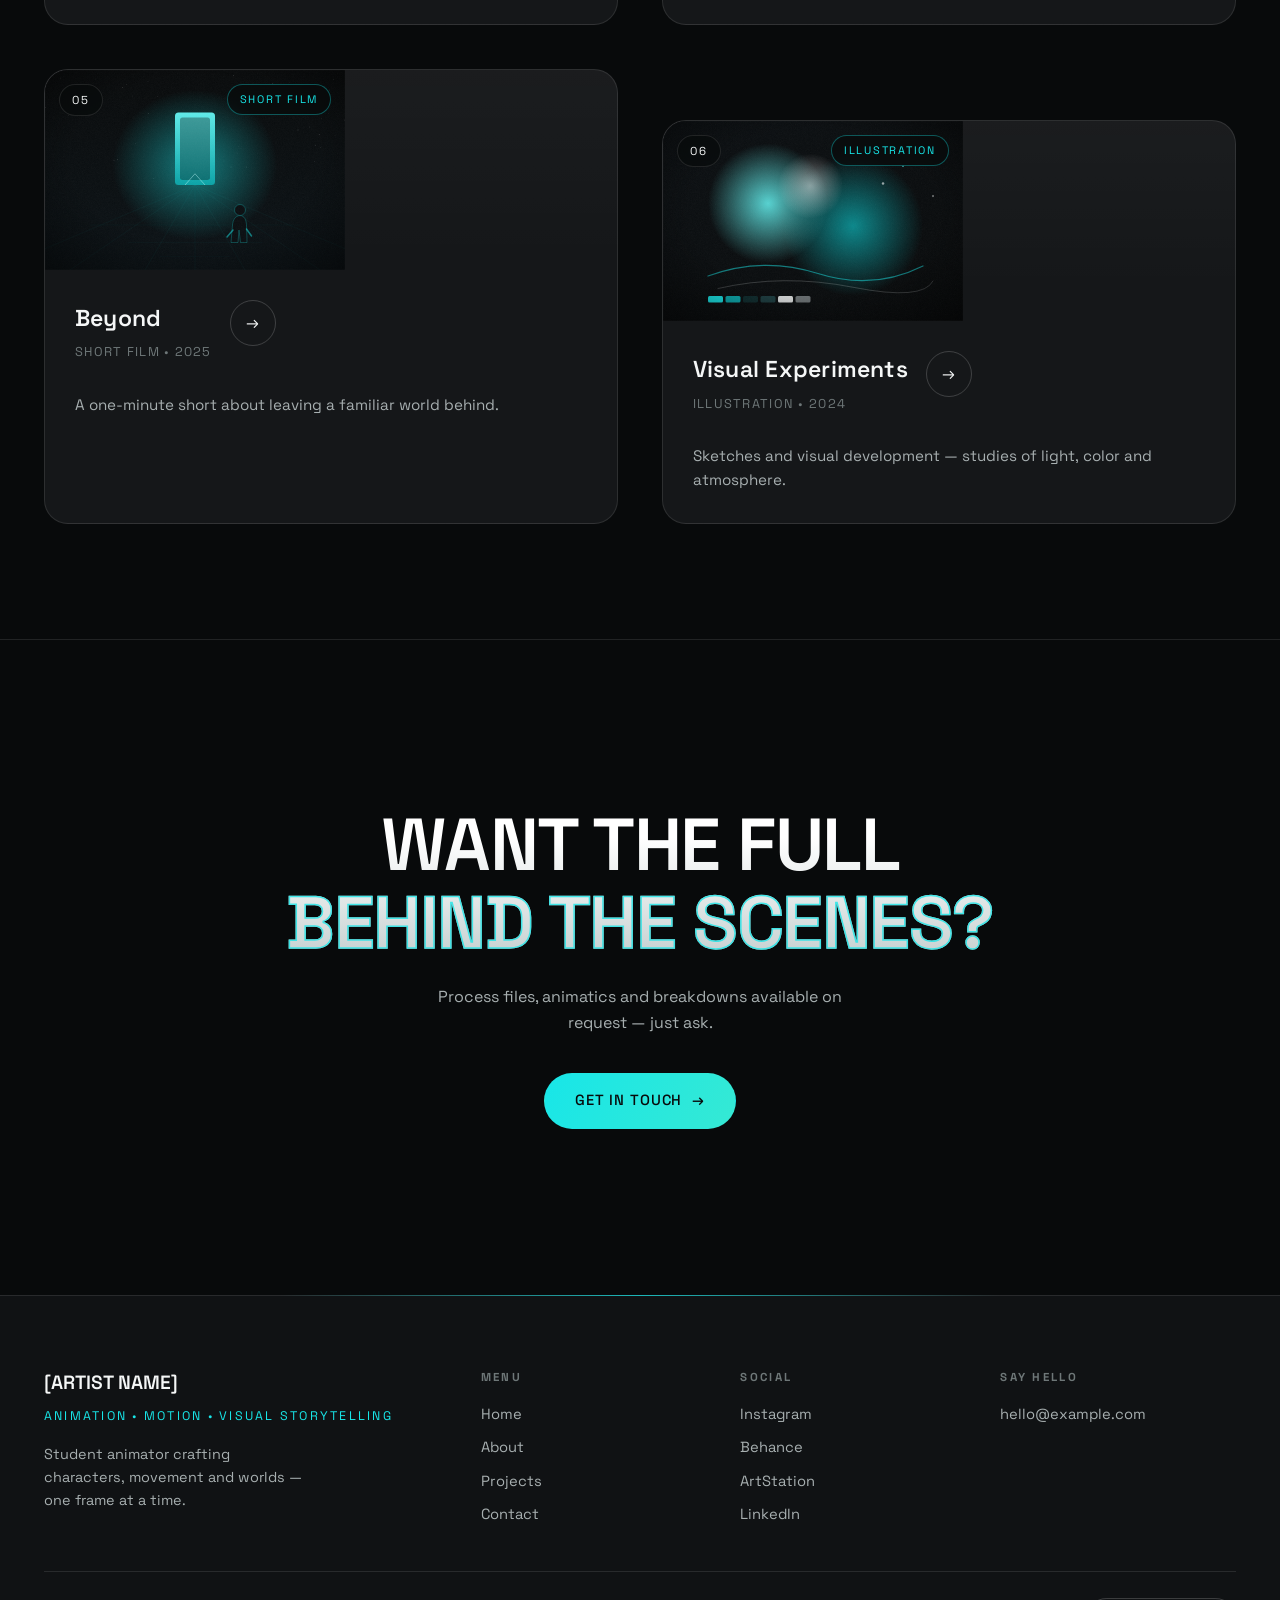
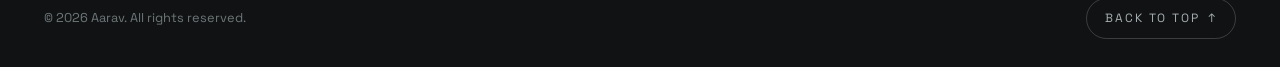
<file: portfolio/client-demo/projects.html>
<!DOCTYPE html>
<html lang="en">
<head>
  <meta charset="UTF-8" />
  <meta name="viewport" content="width=device-width, initial-scale=1.0" />

  <!-- ===== SEO ===== -->
  <title>Aarav — Projects</title>
  <meta name="description" content="All projects by Aarav — 2D & 3D animation, motion graphics, character design, illustration and short films." />
  <meta property="og:title" content="Aarav — Projects" />
  <meta property="og:description" content="A collection of animation, motion, design and visual storytelling projects." />
  <meta property="og:type" content="website" />
  <meta property="og:image" content="assets/images/project-01.svg" />

  <link rel="icon" type="image/svg+xml" href="assets/icons/favicon.svg" />

  <link rel="preconnect" href="https://fonts.googleapis.com" />
  <link rel="preconnect" href="https://fonts.gstatic.com" crossorigin />
  <link href="https://fonts.googleapis.com/css2?family=Space+Grotesk:wght@400;500;600;700&display=swap" rel="stylesheet" />

  <link rel="stylesheet" href="css/style.css" />
</head>

<body>
  <!-- ================= NAVBAR ================= -->
  <header class="site-header">
    <div class="container nav">
      <a href="index.html" class="brand" aria-label="Aarav — home">
        <strong>[ARTIST NAME]</strong>
        <span>Animation • 3D • Motion</span>
      </a>

      <nav class="nav__links" aria-label="Primary">
        <a href="index.html">Home</a>
        <a href="about.html">About</a>
        <a href="projects.html" aria-current="page">Projects</a>
        <a href="contact.html">Contact</a>
      </nav>

      <a href="contact.html" class="btn btn--primary nav__cta">Let's Talk</a>

      <button class="nav__toggle" aria-label="Open menu" aria-expanded="false" aria-controls="mobile-menu">
        <span></span><span></span><span></span>
      </button>
    </div>
  </header>

  <!-- Mobile menu -->
  <div class="mobile-menu" id="mobile-menu">
    <nav aria-label="Mobile">
      <a href="index.html"><span class="idx">01</span> Home</a>
      <a href="about.html"><span class="idx">02</span> About</a>
      <a href="projects.html" aria-current="page"><span class="idx">03</span> Projects</a>
      <a href="contact.html"><span class="idx">04</span> Contact</a>
      <a href="contact.html" class="btn btn--primary">Let's Talk</a>
    </nav>
  </div>

  <main>
    <!-- ================= PAGE HERO ================= -->
    <section class="page-hero" aria-label="Projects introduction">
      <div class="container">
        <span class="label">Archive</span>
        <h1 class="section-title">All Work</h1>
        <p class="lead">A collection of animation, motion, design and visual storytelling projects — academic, personal and experimental.</p>
      </div>
    </section>

    <!-- ================= PROJECTS GRID + FILTERS ================= -->
    <section class="section" aria-label="Project gallery">
      <div class="container">
        <!--
          FILTERS
          Each button's data-filter matches a card's data-category below.
          Add a new pair here + a new card to add more categories.
        -->
        <div class="filters" role="group" aria-label="Filter projects by category">
          <button type="button" class="is-active" data-filter="all">All</button>
          <button type="button" data-filter="2d">2D Animation</button>
          <button type="button" data-filter="3d">3D</button>
          <button type="button" data-filter="motion">Motion</button>
          <button type="button" data-filter="character">Character</button>
          <button type="button" data-filter="illustration">Illustration</button>
          <button type="button" data-filter="short-film">Short Film</button>
        </div>

        <!--
          PROJECT GRID
          ✏️ To add a project: copy a <button class="card"> block, update the
          image, titles, data-category and data-project (which must match an
          entry in the PROJECTS object in js/script.js).
        -->
        <div class="work-grid">
          <button type="button" class="card" data-filterable data-category="3d" data-project="the-lost-frame">
            <span class="card__media">
              <img src="assets/images/project-01.svg" alt="The Lost Frame — 3D animation placeholder thumbnail" loading="lazy" width="1200" height="800" />
              <span class="card__num" aria-hidden="true">01</span>
              <span class="card__cat">3D Animation</span>
              <span class="card__overlay" aria-hidden="true"><span class="card__play">▶</span></span>
            </span>
            <span class="card__body">
              <span>
                <span class="card__title">The Lost Frame</span>
                <span class="card__meta">3D Animation • 2026</span>
              </span>
              <span class="card__arrow" aria-hidden="true">→</span>
            </span>
            <span class="card__desc">A forgotten photograph wakes up inside an abandoned archive. Short 3D animated film.</span>
          </button>

          <button type="button" class="card" data-filterable data-category="2d" data-project="midnight">
            <span class="card__media">
              <img src="assets/images/project-02.svg" alt="Midnight — 2D animation placeholder thumbnail" loading="lazy" width="1200" height="800" />
              <span class="card__num" aria-hidden="true">02</span>
              <span class="card__cat">2D Animation</span>
              <span class="card__overlay" aria-hidden="true"><span class="card__play">▶</span></span>
            </span>
            <span class="card__body">
              <span>
                <span class="card__title">Midnight</span>
                <span class="card__meta">2D Animation • 2026</span>
              </span>
              <span class="card__arrow" aria-hidden="true">→</span>
            </span>
            <span class="card__desc">Hand-drawn loops about a city that only wakes up after midnight.</span>
          </button>

          <button type="button" class="card" data-filterable data-category="motion" data-project="motion-studies">
            <span class="card__media">
              <img src="assets/images/project-03.svg" alt="Motion Studies — motion graphics placeholder thumbnail" loading="lazy" width="1200" height="800" />
              <span class="card__num" aria-hidden="true">03</span>
              <span class="card__cat">Motion Graphics</span>
              <span class="card__overlay" aria-hidden="true"><span class="card__play">▶</span></span>
            </span>
            <span class="card__body">
              <span>
                <span class="card__title">Motion Studies</span>
                <span class="card__meta">Motion Graphics • 2025</span>
              </span>
              <span class="card__arrow" aria-hidden="true">→</span>
            </span>
            <span class="card__desc">Typographic and shape experiments exploring rhythm, timing and easing.</span>
          </button>

          <button type="button" class="card" data-filterable data-category="character" data-project="character-lab">
            <span class="card__media">
              <img src="assets/images/project-04.svg" alt="Character Lab — character design placeholder thumbnail" loading="lazy" width="1200" height="800" />
              <span class="card__num" aria-hidden="true">04</span>
              <span class="card__cat">Character Design</span>
              <span class="card__overlay" aria-hidden="true"><span class="card__play">▶</span></span>
            </span>
            <span class="card__body">
              <span>
                <span class="card__title">Character Lab</span>
                <span class="card__meta">Character Design • 2025</span>
              </span>
              <span class="card__arrow" aria-hidden="true">→</span>
            </span>
            <span class="card__desc">Silhouettes, expressions, turnarounds and small 3D sculpt tests.</span>
          </button>

          <button type="button" class="card" data-filterable data-category="short-film" data-project="beyond">
            <span class="card__media">
              <img src="assets/images/project-05.svg" alt="Beyond — short film placeholder thumbnail" loading="lazy" width="1200" height="800" />
              <span class="card__num" aria-hidden="true">05</span>
              <span class="card__cat">Short Film</span>
              <span class="card__overlay" aria-hidden="true"><span class="card__play">▶</span></span>
            </span>
            <span class="card__body">
              <span>
                <span class="card__title">Beyond</span>
                <span class="card__meta">Short Film • 2025</span>
              </span>
              <span class="card__arrow" aria-hidden="true">→</span>
            </span>
            <span class="card__desc">A one-minute short about leaving a familiar world behind.</span>
          </button>

          <button type="button" class="card" data-filterable data-category="illustration" data-project="visual-experiments">
            <span class="card__media">
              <img src="assets/images/project-06.svg" alt="Visual Experiments — illustration placeholder thumbnail" loading="lazy" width="1200" height="800" />
              <span class="card__num" aria-hidden="true">06</span>
              <span class="card__cat">Illustration</span>
              <span class="card__overlay" aria-hidden="true"><span class="card__play">▶</span></span>
            </span>
            <span class="card__body">
              <span>
                <span class="card__title">Visual Experiments</span>
                <span class="card__meta">Illustration • 2024</span>
              </span>
              <span class="card__arrow" aria-hidden="true">→</span>
            </span>
            <span class="card__desc">Sketches and visual development — studies of light, color and atmosphere.</span>
          </button>
        </div>
      </div>
    </section>

    <!-- ================= CTA ================= -->
    <section class="cta" aria-label="Call to action">
      <div class="container reveal">
        <h2>Want the full<br /><em>behind the scenes?</em></h2>
        <p>Process files, animatics and breakdowns available on request — just ask.</p>
        <a href="contact.html" class="btn btn--primary">Get In Touch <span class="arrow" aria-hidden="true">→</span></a>
      </div>
    </section>
  </main>

  <!-- ================= FOOTER ================= -->
  <footer class="site-footer">
    <div class="container">
      <div class="footer-grid">
        <div class="footer-brand">
          <strong>[ARTIST NAME]</strong>
          <span>Animation • Motion • Visual Storytelling</span>
          <p>Student animator crafting characters, movement and worlds — one frame at a time.</p>
        </div>

        <nav aria-label="Footer">
          <h4>Menu</h4>
          <div class="footer-nav">
            <a href="index.html">Home</a>
            <a href="about.html">About</a>
            <a href="projects.html">Projects</a>
            <a href="contact.html">Contact</a>
          </div>
        </nav>

        <!-- ✏️ REPLACE: your real profile URLs -->
        <div>
          <h4>Social</h4>
          <div class="footer-social">
            <a href="https://instagram.com/yourhandle" target="_blank" rel="noopener">Instagram</a>
            <a href="https://behance.net/yourhandle" target="_blank" rel="noopener">Behance</a>
            <a href="https://artstation.com/yourhandle" target="_blank" rel="noopener">ArtStation</a>
            <a href="https://linkedin.com/in/yourhandle" target="_blank" rel="noopener">LinkedIn</a>
          </div>
        </div>

        <div>
          <h4>Say Hello</h4>
          <div class="footer-nav">
            <a href="mailto:hello@example.com">hello@example.com</a>
          </div>
        </div>
      </div>

      <div class="footer-bottom">
        <p>© 2026 Aarav. All rights reserved.</p>
        <button type="button" class="to-top">Back to top <span class="arrow" aria-hidden="true">↑</span></button>
      </div>
    </div>
  </footer>

  <!-- Project detail modal (content injected by js/script.js) -->
  <div class="modal" role="dialog" aria-modal="true" aria-label="Project details">
    <div class="modal__backdrop"></div>
    <div class="modal__dialog">
      <button type="button" class="modal__close" aria-label="Close project details">✕</button>
      <div class="modal__body"></div>
    </div>
  </div>

  <script src="js/script.js"></script>
</body>
</html>
</file>
<file: portfolio/client-demo/css/style.css>
/* ============================================================
   ANIMATION PORTFOLIO — STYLE.CSS
   Dark, minimal, cinematic portfolio for an animation student.
   Only HTML + CSS + vanilla JS are used. No frameworks.
   ------------------------------------------------------------
   TABLE OF CONTENTS
   01. Design tokens (CSS variables)
   02. Reset & base
   03. Typography helpers
   04. Layout (container, sections)
   05. Buttons & links
   06. Navbar (desktop + mobile menu)
   07. Hero
   08. Intro / about preview
   09. Projects (cards, grids, filters)
   10. Project detail modal
   11. Skills / expertise
   12. Process timeline
   13. About page
   14. Education
   15. Contact page & form
   16. CTA section
   17. Footer
    18. Reveal animations (used with IntersectionObserver)
   19. UI polish (marquee band, film grain, glass, glows)
   20. Mobile menu
   21. Responsive breakpoints
   22. V2 visual upgrades (gradients, shine, hover flourishes)
   ============================================================ */


/* ============================================================
   01. DESIGN TOKENS
   Change these values to re-theme the entire website.
   ============================================================ */
:root {
  /* Backgrounds */
  --bg-primary: #080A0B;      /* page background — deep black   */
  --bg-secondary: #101214;    /* alternate sections — charcoal  */
  --bg-card: #151719;         /* cards / glass surfaces         */

  /* Brand accent (cyan / turquoise) */
  --accent: #18E6E8;
  --accent-dark: #0AA6AA;
  --accent-soft: rgba(24, 230, 232, 0.12);

  /* Text */
  --text-primary: #F5F7F7;
  --text-secondary: #A7AFB0;
  --text-muted: #6E7778;

  /* Lines & surfaces */
  --border: rgba(255, 255, 255, 0.10);
  --border-strong: rgba(255, 255, 255, 0.18);
  --glass: rgba(21, 23, 25, 0.55);

  /* Shape & motion */
  --radius: 18px;
  --radius-lg: 24px;
  --ease: cubic-bezier(0.22, 1, 0.36, 1);
  --speed: 300ms;

  /* Layout */
  --container: 1400px;
  --pad: clamp(20px, 4vw, 44px);          /* page side padding   */
  --section-gap: clamp(88px, 12vw, 168px); /* vertical rhythm    */

  /* Effects */
  --glow: 0 0 42px rgba(24, 230, 232, 0.14);
  --card-shadow: 0 22px 48px rgba(0, 0, 0, 0.45);
}


/* ============================================================
   02. RESET & BASE
   ============================================================ */
*,
*::before,
*::after {
  box-sizing: border-box;
  margin: 0;
  padding: 0;
}

html {
  scroll-behavior: smooth;             /* back-to-top / anchor smoothness */
  -webkit-text-size-adjust: 100%;
}

body {
  font-family: "Space Grotesk", "Inter", system-ui, -apple-system, sans-serif;
  background-color: var(--bg-primary);
  color: var(--text-primary);
  line-height: 1.6;
  overflow-x: hidden;                  /* never allow horizontal scroll   */
  min-height: 100vh;
}

img,
video,
svg {
  display: block;
  max-width: 100%;
  height: auto;
}

ul[class],
ol[class] { list-style: none; }

a {
  color: inherit;
  text-decoration: none;
}

button {
  font: inherit;
  color: inherit;
  background: none;
  border: none;
  cursor: pointer;
}

::selection {
  background: var(--accent);
  color: var(--bg-primary);
}

/* Visible focus for keyboard users (accessibility) */
:focus-visible {
  outline: 2px solid var(--accent);
  outline-offset: 3px;
  border-radius: 4px;
}

/* Slim dark scrollbar (subtle, matches theme) */
::-webkit-scrollbar { width: 10px; }
::-webkit-scrollbar-track { background: var(--bg-primary); }
::-webkit-scrollbar-thumb {
  background: #23282a;
  border-radius: 8px;
  border: 2px solid var(--bg-primary);
}
::-webkit-scrollbar-thumb:hover { background: var(--accent-dark); }


/* ============================================================
   03. TYPOGRAPHY HELPERS
   ============================================================ */

/* Small uppercase label with cyan accent line — used everywhere */
.label {
  display: inline-flex;
  align-items: center;
  gap: 12px;
  font-size: 0.78rem;
  font-weight: 500;
  letter-spacing: 0.22em;
  text-transform: uppercase;
  color: var(--accent);
}

.label::before {
  content: "";
  width: 28px;
  height: 1px;
  background: var(--accent);
  flex: none;
}

/* Large section heading */
.section-title {
  font-size: clamp(2rem, 4.4vw, 3.6rem);
  font-weight: 600;
  line-height: 1.08;
  letter-spacing: -0.02em;
  margin: 14px 0 0;
}

/* Section header row: label+title left, optional meta right */
.section-head {
  display: flex;
  flex-wrap: wrap;
  align-items: flex-end;
  justify-content: space-between;
  gap: 18px 32px;
  margin-bottom: clamp(36px, 5vw, 64px);
}

.section-head p {
  max-width: 44ch;
  color: var(--text-secondary);
  font-size: 1.02rem;
}


/* ============================================================
   04. LAYOUT
   ============================================================ */
.container {
  width: 100%;
  max-width: var(--container);
  margin-inline: auto;
  padding-inline: var(--pad);
}

main { display: block; }

section { position: relative; }

/* Generous vertical rhythm between sections */
.section {
  padding-block: clamp(72px, 9vw, 130px);
}

/* Slightly lighter alternate band */
.section--alt {
  background:
    radial-gradient(60% 80% at 85% 0%, rgba(24, 230, 232, 0.05), transparent 70%),
    var(--bg-secondary);
  border-block: 1px solid var(--border);
}

/* Page hero (inner pages: about / projects / contact) */
.page-hero {
  padding-block: clamp(140px, 20vw, 220px) clamp(56px, 8vw, 100px);
  border-bottom: 1px solid var(--border);
  overflow: hidden;
}

.page-hero .section-title {
  margin-top: 18px;
}

.page-hero .lead {
  margin-top: 22px;
  max-width: 56ch;
  color: var(--text-secondary);
  font-size: clamp(1rem, 1.4vw, 1.2rem);
}


/* ============================================================
   05. BUTTONS & LINKS
   ============================================================ */

/* Base button */
.btn {
  display: inline-flex;
  align-items: center;
  justify-content: center;
  gap: 10px;
  padding: 15px 30px;
  border-radius: 999px;
  font-size: 0.92rem;
  font-weight: 500;
  letter-spacing: 0.06em;
  text-transform: uppercase;
  border: 1px solid transparent;
  transition:
    background-color var(--speed) var(--ease),
    color var(--speed) var(--ease),
    border-color var(--speed) var(--ease),
    box-shadow var(--speed) var(--ease),
    transform var(--speed) var(--ease);
}

/* Primary — cyan filled */
.btn--primary {
  background: var(--accent);
  color: var(--bg-primary);
}

.btn--primary:hover {
  background: #3df0f1;
  box-shadow: var(--glow);
  transform: translateY(-2px);
}

/* Ghost — thin border on dark */
.btn--ghost {
  border-color: var(--border-strong);
  color: var(--text-primary);
}

.btn--ghost:hover {
  border-color: var(--accent);
  color: var(--accent);
  transform: translateY(-2px);
}

/* Arrow micro-interaction: nudges right on hover */
.btn .arrow,
.link-arrow .arrow {
  transition: transform var(--speed) var(--ease);
  display: inline-block;
}

.btn:hover .arrow,
.card:hover .arrow,
.link-arrow:hover .arrow {
  transform: translateX(5px);
}

/* Text link with animated underline */
.link-arrow {
  display: inline-flex;
  align-items: center;
  gap: 10px;
  color: var(--accent);
  font-weight: 500;
  letter-spacing: 0.05em;
  text-transform: uppercase;
  font-size: 0.9rem;
  padding-bottom: 4px;
  background-image: linear-gradient(var(--accent), var(--accent));
  background-size: 0% 1px;
  background-repeat: no-repeat;
  background-position: 0 100%;
  transition: background-size var(--speed) var(--ease), opacity var(--speed);
}

.link-arrow:hover { background-size: 100% 1px; }

/* Availability pill (hero) — dot is not the only signal; text included */
.status {
  display: inline-flex;
  align-items: center;
  gap: 10px;
  padding: 9px 18px;
  border: 1px solid var(--border);
  border-radius: 999px;
  background: var(--glass);
  backdrop-filter: blur(8px);
  -webkit-backdrop-filter: blur(8px);
  font-size: 0.78rem;
  letter-spacing: 0.16em;
  text-transform: uppercase;
  color: var(--text-secondary);
}

.status .dot {
  width: 8px;
  height: 8px;
  border-radius: 50%;
  background: var(--accent);
  box-shadow: 0 0 0 0 rgba(24, 230, 232, 0.5);
  animation: pulse 2.4s infinite;
  flex: none;
}

@keyframes pulse {
  0%   { box-shadow: 0 0 0 0 rgba(24, 230, 232, 0.45); }
  70%  { box-shadow: 0 0 0 9px rgba(24, 230, 232, 0); }
  100% { box-shadow: 0 0 0 0 rgba(24, 230, 232, 0); }
}


/* ============================================================
   06. NAVBAR
   Fixed top bar with glass blur. Becomes hamburger on mobile.
   ============================================================ */
.site-header {
  position: fixed;
  inset: 0 0 auto 0;
  z-index: 100;
  transition: background-color var(--speed), border-color var(--speed), backdrop-filter var(--speed);
  border-bottom: 1px solid transparent;
}

/* Condensed state after scrolling (toggled by JS) */
.site-header.is-scrolled {
  background: rgba(8, 10, 11, 0.72);
  backdrop-filter: blur(14px);
  -webkit-backdrop-filter: blur(14px);
  border-bottom-color: var(--border);
}

.nav {
  display: flex;
  align-items: center;
  justify-content: space-between;
  gap: 24px;
  height: 76px;
}

/* Text logo — EDIT YOUR NAME HERE (in the HTML files) */
.brand {
  display: flex;
  flex-direction: column;
  line-height: 1.15;
  z-index: 130;              /* stay above open mobile menu */
}

.brand strong {
  font-size: 1.05rem;
  font-weight: 600;
  letter-spacing: 0.04em;
  color: var(--text-primary);
}

.brand span {
  font-size: 0.62rem;
  letter-spacing: 0.28em;
  text-transform: uppercase;
  color: var(--accent);
}

/* Desktop links */
.nav__links {
  display: flex;
  align-items: center;
  gap: clamp(18px, 2.6vw, 36px);
}

.nav__links a {
  position: relative;
  font-size: 0.9rem;
  letter-spacing: 0.08em;
  text-transform: uppercase;
  color: var(--text-secondary);
  padding: 6px 2px;
  transition: color var(--speed);
}

.nav__links a::after {
  content: "";
  position: absolute;
  left: 0;
  bottom: 0;
  width: 100%;
  height: 1px;
  background: var(--accent);
  transform: scaleX(0);
  transform-origin: left;
  transition: transform var(--speed) var(--ease);
}

.nav__links a:hover { color: var(--text-primary); }
.nav__links a:hover::after { transform: scaleX(1); }

/* Current page marker */
.nav__links a[aria-current="page"] { color: var(--accent); }
.nav__links a[aria-current="page"]::after { transform: scaleX(1); }

.nav__cta { margin-left: 8px; }

/* Hamburger (mobile only — hidden on desktop) */
.nav__toggle {
  display: none;
  flex-direction: column;
  justify-content: center;
  gap: 6px;
  width: 46px;
  height: 46px;
  padding: 12px 10px;
  border: 1px solid var(--border);
  border-radius: 12px;
  z-index: 130;
}

.nav__toggle span {
  display: block;
  height: 2px;
  width: 100%;
  background: var(--text-primary);
  border-radius: 2px;
  transition: transform var(--speed) var(--ease), opacity var(--speed), background-color var(--speed);
}

/* Hamburger → X when menu open */
.nav__toggle[aria-expanded="true"] span:nth-child(1) { transform: translateY(8px) rotate(45deg); background: var(--accent); }
.nav__toggle[aria-expanded="true"] span:nth-child(2) { opacity: 0; }
.nav__toggle[aria-expanded="true"] span:nth-child(3) { transform: translateY(-8px) rotate(-45deg); background: var(--accent); }


/* ============================================================
   07. HERO (home page)
   ============================================================ */
.hero {
  position: relative;
  min-height: 100svh;                 /* fill first viewport        */
  display: flex;
  align-items: center;
  padding-block: 130px 72px;          /* clear fixed navbar         */
  overflow: hidden;
}

/* Slow ambient cyan blob — pure CSS, GPU friendly */
.hero__blob {
  position: absolute;
  top: -18%;
  right: -12%;
  width: clamp(420px, 52vw, 880px);
  aspect-ratio: 1;
  background: radial-gradient(
    circle at 35% 35%,
    rgba(24, 230, 232, 0.20),
    rgba(10, 166, 170, 0.08) 45%,
    transparent 68%
  );
  filter: blur(10px);
  border-radius: 50%;
  animation: blob-drift 16s ease-in-out infinite alternate;
  pointer-events: none;
}

/* Second, fainter blob bottom-left for balance */
.hero__blob--b {
  top: auto;
  right: auto;
  bottom: -28%;
  left: -16%;
  width: clamp(360px, 40vw, 680px);
  background: radial-gradient(
    circle at 60% 40%,
    rgba(24, 230, 232, 0.10),
    transparent 62%
  );
  animation-duration: 22s;
  animation-direction: alternate-reverse;
}

@keyframes blob-drift {
  from { transform: translate3d(0, 0, 0) scale(1); }
  to   { transform: translate3d(-6%, 10%, 0) scale(1.12); }
}

/* Fine grid texture behind the hero */
.hero::before {
  content: "";
  position: absolute;
  inset: 0;
  background-image:
    linear-gradient(rgba(245, 247, 247, 0.035) 1px, transparent 1px),
    linear-gradient(90deg, rgba(245, 247, 247, 0.035) 1px, transparent 1px);
  background-size: 72px 72px;
  mask-image: radial-gradient(70% 70% at 50% 40%, black 30%, transparent 100%);
  -webkit-mask-image: radial-gradient(70% 70% at 50% 40%, black 30%, transparent 100%);
  pointer-events: none;
}

.hero__inner {
  position: relative;
  display: grid;
  grid-template-columns: minmax(0, 1.05fr) minmax(0, 0.95fr);
  gap: clamp(40px, 5vw, 72px);
  align-items: center;
}

.hero__status { margin-bottom: 26px; }

/* Very large display heading */
.hero__title {
  font-size: clamp(2.9rem, 7.2vw, 6.2rem);
  font-weight: 600;
  line-height: 1.02;
  letter-spacing: -0.025em;
  text-transform: uppercase;
}

.hero__title em {
  font-style: normal;
  color: transparent;
  -webkit-text-stroke: 1.5px rgba(245, 247, 247, 0.55); /* outline word */
}

.hero__title .accent { color: var(--accent); }

.hero__desc {
  margin-top: 26px;
  max-width: 46ch;
  color: var(--text-secondary);
  font-size: clamp(1rem, 1.3vw, 1.15rem);
}

.hero__actions {
  display: flex;
  flex-wrap: wrap;
  gap: 16px;
  margin-top: 38px;
}

/* Entrance animation — hero lines slide up */
.hero .anim-up {
  opacity: 0;
  transform: translateY(26px);
  animation: rise 0.9s var(--ease) forwards;
}

.hero .anim-up:nth-child(1) { animation-delay: 0.05s; }
.hero .anim-up:nth-child(2) { animation-delay: 0.15s; }
.hero .anim-up:nth-child(3) { animation-delay: 0.25s; }
.hero .anim-up:nth-child(4) { animation-delay: 0.35s; }
.hero .anim-up:nth-child(5) { animation-delay: 0.45s; }

@keyframes rise {
  to { opacity: 1; transform: translateY(0); }
}

/* Hero visual frame (image or video) */
.hero__visual {
  position: relative;
  border-radius: var(--radius-lg);
  border: 1px solid var(--border);
  overflow: hidden;
  background: var(--bg-card);
  box-shadow: var(--card-shadow);
  transition: border-color var(--speed), box-shadow var(--speed), transform var(--speed) var(--ease);
}

.hero__visual img,
.hero__visual video {
  width: 100%;
  aspect-ratio: 4 / 3;
  object-fit: cover;
}

.hero__visual:hover {
  border-color: rgba(24, 230, 232, 0.45);
  box-shadow: var(--glow), var(--card-shadow);
  transform: translateY(-4px);
}

/* Small caption chip on the visual */
.hero__tag {
  position: absolute;
  left: 16px;
  bottom: 16px;
  padding: 8px 14px;
  font-size: 0.7rem;
  letter-spacing: 0.18em;
  text-transform: uppercase;
  color: var(--text-secondary);
  background: rgba(8, 10, 11, 0.66);
  border: 1px solid var(--border);
  border-radius: 999px;
  backdrop-filter: blur(6px);
  -webkit-backdrop-filter: blur(6px);
}


/* ============================================================
   08. INTRO / ABOUT PREVIEW (home)
   ============================================================ */
.intro {
  display: grid;
  grid-template-columns: minmax(0, 1fr) minmax(0, 1.6fr);
  gap: clamp(32px, 5vw, 80px);
  align-items: start;
}

.intro__statement {
  font-size: clamp(1.5rem, 2.6vw, 2.3rem);
  font-weight: 500;
  line-height: 1.3;
  letter-spacing: -0.01em;
}

.intro__statement em {
  font-style: normal;
  color: var(--accent);
}

.intro__more { margin-top: 34px; }

/* Side stat strip */
.intro__stats {
  display: grid;
  grid-template-columns: repeat(3, 1fr);
  gap: 2px;
  background: var(--border);
  border: 1px solid var(--border);
  border-radius: var(--radius);
  overflow: hidden;
}

.intro__stats div {
  background: var(--bg-card);
  padding: 26px 22px;
}

.intro__stats strong {
  display: block;
  font-size: clamp(1.5rem, 2.4vw, 2.2rem);
  font-weight: 600;
  color: var(--text-primary);
}

.intro__stats span {
  font-size: 0.75rem;
  letter-spacing: 0.14em;
  text-transform: uppercase;
  color: var(--text-muted);
}


/* ============================================================
   09. PROJECTS — cards, asymmetric grid, filters
   ============================================================ */

/* Home featured grid: alternating large/small rhythm */
.work-grid {
  display: grid;
  grid-template-columns: repeat(2, minmax(0, 1fr));
  gap: clamp(24px, 3.4vw, 44px);
}

/* Offset second column for editorial asymmetry (desktop only).
   Uses margin (not transform) so hover lift / reveal stay free. */
@media (min-width: 900px) {
  .work-grid .card:nth-child(even) {
    margin-top: clamp(24px, 4vw, 64px);
  }
}

/* Project card */
.card {
  position: relative;
  display: flex;
  flex-direction: column;
  border: 1px solid var(--border);
  border-radius: var(--radius-lg);
  background: var(--bg-card);
  overflow: hidden;
  text-align: left;
  transition:
    transform var(--speed) var(--ease),
    border-color var(--speed),
    box-shadow var(--speed);
}

.card:hover {
  transform: translateY(-8px);
  border-color: rgba(24, 230, 232, 0.5);
  box-shadow: var(--glow), var(--card-shadow);
}

/* Thumbnail with zoom-on-hover */
.card__media {
  position: relative;
  overflow: hidden;
  aspect-ratio: 3 / 2;
  background: var(--bg-secondary);
}

.card__media img,
.card__media video {
  width: 100%;
  height: 100%;
  object-fit: cover;
  transition: transform 500ms var(--ease);
}

.card:hover .card__media img,
.card:hover .card__media video {
  transform: scale(1.05);
}

/* Hover overlay + play badge */
.card__overlay {
  position: absolute;
  inset: 0;
  display: flex;
  align-items: center;
  justify-content: center;
  background: linear-gradient(180deg, rgba(8,10,11,0) 30%, rgba(8,10,11,0.55));
  opacity: 0;
  transition: opacity var(--speed);
}

.card:hover .card__overlay { opacity: 1; }

.card__play {
  display: grid;
  place-items: center;
  width: 66px;
  height: 66px;
  border-radius: 50%;
  border: 1px solid rgba(24, 230, 232, 0.6);
  background: rgba(8, 10, 11, 0.55);
  backdrop-filter: blur(6px);
  -webkit-backdrop-filter: blur(6px);
  color: var(--accent);
}

/* Number chip */
.card__num {
  position: absolute;
  top: 14px;
  left: 14px;
  padding: 6px 12px;
  font-size: 0.72rem;
  letter-spacing: 0.18em;
  color: var(--text-primary);
  background: rgba(8, 10, 11, 0.6);
  border: 1px solid var(--border);
  border-radius: 999px;
  backdrop-filter: blur(6px);
  -webkit-backdrop-filter: blur(6px);
}

/* Category chip */
.card__cat {
  position: absolute;
  top: 14px;
  right: 14px;
  padding: 6px 12px;
  font-size: 0.68rem;
  letter-spacing: 0.16em;
  text-transform: uppercase;
  color: var(--accent);
  background: rgba(8, 10, 11, 0.6);
  border: 1px solid rgba(24, 230, 232, 0.35);
  border-radius: 999px;
  backdrop-filter: blur(6px);
  -webkit-backdrop-filter: blur(6px);
}

/* Card body */
.card__body {
  display: flex;
  align-items: flex-start;
  justify-content: space-between;
  gap: 18px;
  padding: clamp(20px, 2.4vw, 30px);
}

.card__title {
  display: block;
  font-size: clamp(1.15rem, 1.8vw, 1.5rem);
  font-weight: 600;
  letter-spacing: 0.01em;
}

.card__meta {
  display: block;
  margin-top: 6px;
  font-size: 0.8rem;
  letter-spacing: 0.1em;
  text-transform: uppercase;
  color: var(--text-muted);
}

.card__desc {
  padding: 0 clamp(20px, 2.4vw, 30px) clamp(20px, 2.4vw, 30px);
  color: var(--text-secondary);
  font-size: 0.95rem;
  max-width: 56ch;
}

.card__arrow {
  flex: none;
  display: grid;
  place-items: center;
  width: 46px;
  height: 46px;
  border: 1px solid var(--border-strong);
  border-radius: 50%;
  color: var(--text-primary);
  transition: background-color var(--speed), border-color var(--speed), color var(--speed), transform var(--speed) var(--ease);
}

.card:hover .card__arrow {
  background: var(--accent);
  border-color: var(--accent);
  color: var(--bg-primary);
  transform: rotate(-45deg);   /* arrow points up-right on hover */
}

/* Featured card spans full width */
.card--wide {
  grid-column: 1 / -1;
}

.card--wide .card__media { aspect-ratio: 21 / 9; }

/* Centered "view all" under home grid */
.work-more {
  margin-top: clamp(48px, 7vw, 88px);
  text-align: center;
}

/* ---------- Filter bar (projects page) ---------- */
.filters {
  display: flex;
  flex-wrap: wrap;
  gap: 10px;
  margin-bottom: clamp(36px, 5vw, 56px);
}

.filters button {
  padding: 10px 20px;
  border: 1px solid var(--border);
  border-radius: 999px;
  font-size: 0.78rem;
  letter-spacing: 0.14em;
  text-transform: uppercase;
  color: var(--text-secondary);
  transition: all var(--speed) var(--ease);
}

.filters button:hover {
  color: var(--text-primary);
  border-color: var(--border-strong);
}

.filters button.is-active {
  background: var(--accent);
  border-color: var(--accent);
  color: var(--bg-primary);
  font-weight: 600;
}

/* Filtering transitions (visibility handled by JS class) */
.work-grid .card.is-hidden {
  display: none;
}


/* ============================================================
   10. PROJECT DETAIL MODAL
   JS-powered overlay with full project info + gallery.
   ============================================================ */
.modal {
  position: fixed;
  inset: 0;
  z-index: 200;
  display: none;
  align-items: center;
  justify-content: center;
  padding: clamp(12px, 3vw, 40px);
}

.modal.is-open { display: flex; }

.modal__backdrop {
  position: absolute;
  inset: 0;
  background: rgba(4, 5, 6, 0.78);
  backdrop-filter: blur(10px);
  -webkit-backdrop-filter: blur(10px);
}

.modal__dialog {
  position: relative;
  width: min(920px, 100%);
  max-height: 90vh;
  overflow-y: auto;
  background: var(--bg-secondary);
  border: 1px solid var(--border-strong);
  border-radius: var(--radius-lg);
  padding: clamp(24px, 4vw, 48px);
  box-shadow: var(--card-shadow);
  animation: modal-in 0.35s var(--ease);
}

@keyframes modal-in {
  from { opacity: 0; transform: translateY(28px) scale(0.985); }
  to   { opacity: 1; transform: translateY(0) scale(1); }
}

.modal__close {
  position: sticky;
  top: 0;
  float: right;
  margin: -8px -8px 0 0;
  width: 44px;
  height: 44px;
  display: grid;
  place-items: center;
  border: 1px solid var(--border-strong);
  border-radius: 50%;
  font-size: 1.15rem;
  color: var(--text-primary);
  background: var(--bg-secondary);
  transition: all var(--speed);
  z-index: 5;
}

.modal__close:hover {
  border-color: var(--accent);
  color: var(--accent);
  transform: rotate(90deg);
}

.modal__dialog h2 {
  font-size: clamp(1.7rem, 3.4vw, 2.6rem);
  line-height: 1.1;
  margin-top: 6px;
}

.modal__meta {
  display: flex;
  flex-wrap: wrap;
  gap: 10px 28px;
  margin: 18px 0 26px;
  font-size: 0.8rem;
  letter-spacing: 0.12em;
  text-transform: uppercase;
  color: var(--text-muted);
}

.modal__meta b { color: var(--accent); font-weight: 500; }

.modal__media {
  border-radius: var(--radius);
  overflow: hidden;
  border: 1px solid var(--border);
  margin-bottom: 26px;
  background: #000;
}

.modal__media img,
.modal__media video {
  width: 100%;
  aspect-ratio: 16 / 9;
  object-fit: cover;
}

.modal__dialog h3 {
  font-size: 0.85rem;
  letter-spacing: 0.2em;
  text-transform: uppercase;
  color: var(--accent);
  margin: 30px 0 12px;
}

.modal__dialog p { color: var(--text-secondary); }

/* Tool chips */
.chips {
  display: flex;
  flex-wrap: wrap;
  gap: 8px;
}

.chips li {
  padding: 7px 16px;
  font-size: 0.8rem;
  letter-spacing: 0.08em;
  border: 1px solid var(--border-strong);
  border-radius: 999px;
  color: var(--text-secondary);
}

/* Process list inside modal */
.steps {
  display: grid;
  gap: 10px;
}

.steps li {
  display: flex;
  gap: 16px;
  align-items: baseline;
  padding: 12px 16px;
  border: 1px solid var(--border);
  border-radius: 12px;
  background: var(--bg-card);
  font-size: 0.95rem;
  color: var(--text-secondary);
}

.steps li b {
  color: var(--accent);
  font-weight: 600;
  letter-spacing: 0.08em;
}

/* Gallery strip inside modal */
.gallery {
  display: grid;
  grid-template-columns: repeat(3, 1fr);
  gap: 12px;
}

.gallery img {
  width: 100%;
  aspect-ratio: 4 / 3;
  object-fit: cover;
  border-radius: 12px;
  border: 1px solid var(--border);
  transition: border-color var(--speed), transform var(--speed) var(--ease);
}

.gallery img:hover {
  border-color: rgba(24, 230, 232, 0.5);
  transform: translateY(-3px);
}

.modal__credits {
  margin-top: 30px;
  padding-top: 20px;
  border-top: 1px solid var(--border);
  font-size: 0.85rem;
  color: var(--text-muted);
}


/* ============================================================
   11. SKILLS / EXPERTISE
   ============================================================ */
.skills-grid {
  display: grid;
  grid-template-columns: repeat(auto-fit, minmax(240px, 1fr));
  gap: clamp(16px, 2vw, 24px);
}

.skill-card {
  padding: clamp(24px, 3vw, 36px);
  border: 1px solid var(--border);
  border-radius: var(--radius-lg);
  background: var(--bg-card);
  transition: border-color var(--speed), transform var(--speed) var(--ease), background-color var(--speed);
}

.skill-card:hover {
  border-color: rgba(24, 230, 232, 0.4);
  transform: translateY(-5px);
}

.skill-card .num {
  font-size: 0.78rem;
  letter-spacing: 0.2em;
  color: var(--accent);
}

.skill-card h3 {
  margin: 14px 0 8px;
  font-size: 1.25rem;
  font-weight: 600;
}

.skill-card p {
  color: var(--text-secondary);
  font-size: 0.94rem;
}

/* Inline tag list (about page) */
.tags {
  display: flex;
  flex-wrap: wrap;
  gap: 10px;
}

.tags li {
  padding: 10px 20px;
  border: 1px solid var(--border-strong);
  border-radius: 999px;
  font-size: 0.85rem;
  letter-spacing: 0.06em;
  color: var(--text-secondary);
  transition: border-color var(--speed), color var(--speed);
}

.tags li:hover {
  border-color: var(--accent);
  color: var(--accent);
}


/* ============================================================
   12. PROCESS TIMELINE
   Horizontal on desktop, vertical on mobile (media queries).
   ============================================================ */
.process-grid {
  display: grid;
  grid-template-columns: repeat(5, 1fr);
  gap: clamp(14px, 2vw, 24px);
  counter-reset: step;
}

.process-step {
  position: relative;
  padding: clamp(22px, 2.6vw, 32px) clamp(18px, 2vw, 26px);
  border: 1px solid var(--border);
  border-radius: var(--radius);
  background: var(--bg-card);
  transition: border-color var(--speed), transform var(--speed) var(--ease);
}

.process-step:hover {
  border-color: rgba(24, 230, 232, 0.45);
  transform: translateY(-5px);
}

.process-step .num {
  display: block;
  font-size: 2rem;
  font-weight: 600;
  color: transparent;
  -webkit-text-stroke: 1px var(--accent);
  letter-spacing: 0.04em;
}

.process-step h3 {
  margin: 14px 0 8px;
  font-size: 1.02rem;
  letter-spacing: 0.12em;
  text-transform: uppercase;
}

.process-step p {
  font-size: 0.88rem;
  color: var(--text-secondary);
}

/* Connecting line between steps (desktop) */
@media (min-width: 900px) {
  .process-step::after {
    content: "";
    position: absolute;
    top: 50%;
    right: -clamp(14px, 2vw, 24px);
    width: clamp(14px, 2vw, 24px);
    height: 1px;
    background: var(--border-strong);
  }
  .process-step:last-child::after { display: none; }
}

/* Vertical timeline on smaller screens */
@media (max-width: 899px) {
  .process-grid {
    grid-template-columns: 1fr;
    gap: 14px;
    padding-left: 26px;
    border-left: 1px solid var(--border-strong);
  }
  .process-step { position: relative; }
  .process-step::before {
    content: "";
    position: absolute;
    left: -31px;
    top: 32px;
    width: 9px;
    height: 9px;
    border-radius: 50%;
    background: var(--accent);
    box-shadow: 0 0 12px rgba(24, 230, 232, 0.6);
  }
}


/* ============================================================
   13. ABOUT PAGE
   ============================================================ */
.about-grid {
  display: grid;
  grid-template-columns: minmax(0, 0.85fr) minmax(0, 1.15fr);
  gap: clamp(36px, 6vw, 90px);
  align-items: start;
}

/* Portrait */
.about__photo {
  position: relative;
  border-radius: var(--radius-lg);
  border: 1px solid var(--border);
  overflow: hidden;
  background: var(--bg-card);
}

.about__photo img {
  width: 100%;
  aspect-ratio: 4 / 5;
  object-fit: cover;
  transition: transform 600ms var(--ease);
}

.about__photo:hover img { transform: scale(1.03); }

.about__bio p {
  color: var(--text-secondary);
  margin-bottom: 18px;
  max-width: 62ch;
}

.about__bio p:first-of-type {
  color: var(--text-primary);
  font-size: 1.15rem;
}

.about__block { margin-top: 44px; }

.about__block > .label { margin-bottom: 18px; display: inline-flex; }

/* Quick facts (interests) */
.facts {
  display: grid;
  grid-template-columns: repeat(2, minmax(0, 1fr));
  gap: 10px;
}

.facts li {
  display: flex;
  align-items: center;
  gap: 10px;
  padding: 14px 18px;
  border: 1px solid var(--border);
  border-radius: 12px;
  font-size: 0.9rem;
  color: var(--text-secondary);
  background: var(--bg-card);
}

.facts li::before {
  content: "";
  width: 6px;
  height: 6px;
  border-radius: 50%;
  background: var(--accent);
  flex: none;
}

/* Software strip */
.tools-grid {
  display: grid;
  grid-template-columns: repeat(auto-fit, minmax(160px, 1fr));
  gap: 14px;
}

.tool {
  padding: 22px;
  border: 1px solid var(--border);
  border-radius: var(--radius);
  background: var(--bg-card);
  text-align: center;
  transition: border-color var(--speed), transform var(--speed) var(--ease);
}

.tool:hover { border-color: rgba(24, 230, 232, 0.45); transform: translateY(-4px); }

.tool strong { display: block; font-size: 1rem; }

.tool span {
  font-size: 0.72rem;
  letter-spacing: 0.14em;
  text-transform: uppercase;
  color: var(--text-muted);
}


/* ============================================================
   14. EDUCATION
   ============================================================ */
.edu-list { display: grid; gap: 14px; }

.edu-item {
  display: grid;
  grid-template-columns: 180px 1fr auto;
  gap: 18px;
  align-items: center;
  padding: clamp(20px, 3vw, 30px);
  border: 1px solid var(--border);
  border-radius: var(--radius);
  background: var(--bg-card);
  transition: border-color var(--speed), transform var(--speed) var(--ease);
}

.edu-item:hover { border-color: rgba(24, 230, 232, 0.4); transform: translateX(4px); }

.edu-item .year {
  font-size: 0.8rem;
  letter-spacing: 0.14em;
  color: var(--accent);
  text-transform: uppercase;
}

.edu-item h3 { font-size: 1.1rem; font-weight: 600; }

.edu-item p {
  font-size: 0.9rem;
  color: var(--text-secondary);
}

.edu-item .place {
  font-size: 0.8rem;
  letter-spacing: 0.1em;
  text-transform: uppercase;
  color: var(--text-muted);
  text-align: right;
}


/* ============================================================
   15. CONTACT PAGE & FORM
   ============================================================ */
.contact-grid {
  display: grid;
  grid-template-columns: minmax(0, 1fr) minmax(0, 1.25fr);
  gap: clamp(36px, 6vw, 90px);
  align-items: start;
}

/* Big link list */
.contact-links { display: grid; gap: 12px; margin-top: 8px; }

.contact-links a {
  display: flex;
  align-items: center;
  justify-content: space-between;
  gap: 16px;
  padding: 20px 24px;
  border: 1px solid var(--border);
  border-radius: var(--radius);
  background: var(--bg-card);
  transition: border-color var(--speed), transform var(--speed) var(--ease);
}

.contact-links a:hover {
  border-color: rgba(24, 230, 232, 0.5);
  transform: translateX(6px);
}

.contact-links .name {
  font-size: 1rem;
  font-weight: 600;
}

.contact-links .value {
  font-size: 0.85rem;
  color: var(--text-muted);
}

.contact-links .arrow { color: var(--accent); }

/* Form */
.form {
  display: grid;
  gap: 18px;
  padding: clamp(24px, 3.6vw, 44px);
  border: 1px solid var(--border);
  border-radius: var(--radius-lg);
  background:
    radial-gradient(80% 100% at 100% 0%, rgba(24, 230, 232, 0.06), transparent 60%),
    var(--bg-card);
}

.form-row {
  display: grid;
  grid-template-columns: 1fr 1fr;
  gap: 18px;
}

.form label {
  display: block;
  font-size: 0.75rem;
  letter-spacing: 0.16em;
  text-transform: uppercase;
  color: var(--text-secondary);
  margin-bottom: 8px;
}

.form input,
.form textarea {
  width: 100%;
  padding: 15px 18px;
  background: var(--bg-primary);
  border: 1px solid var(--border-strong);
  border-radius: 12px;
  color: var(--text-primary);
  font: inherit;
  transition: border-color var(--speed), box-shadow var(--speed);
}

.form input::placeholder,
.form textarea::placeholder { color: var(--text-muted); }

.form input:focus,
.form textarea:focus {
  outline: none;
  border-color: var(--accent);
  box-shadow: 0 0 0 3px rgba(24, 230, 232, 0.14);
}

.form textarea { min-height: 150px; resize: vertical; }

/* Validation error text */
.form .error-msg {
  display: none;
  margin-top: 7px;
  font-size: 0.8rem;
  color: #ff8f8f;
}

.form .field.is-invalid .error-msg { display: block; }
.form .field.is-invalid input,
.form .field.is-invalid textarea { border-color: #ff8f8f; }

/* Success note (shown after "send") */
.form__note {
  display: none;
  padding: 16px 20px;
  border: 1px solid rgba(24, 230, 232, 0.4);
  border-radius: 12px;
  background: var(--accent-soft);
  color: var(--accent);
  font-size: 0.95rem;
}

.form__note.is-visible { display: block; }

.form__hint {
  font-size: 0.8rem;
  color: var(--text-muted);
}


/* ============================================================
   16. CTA SECTION
   ============================================================ */
.cta {
  text-align: center;
  padding-block: clamp(96px, 13vw, 180px);
  border-top: 1px solid var(--border);
  position: relative;
  overflow: hidden;
}

.cta::before {
  content: "";
  position: absolute;
  inset: auto 0 -60% 0;
  height: 100%;
  background: radial-gradient(50% 60% at 50% 100%, rgba(24, 230, 232, 0.12), transparent 70%);
  pointer-events: none;
}

.cta h2 {
  font-size: clamp(2.2rem, 6vw, 4.6rem);
  font-weight: 600;
  line-height: 1.06;
  text-transform: uppercase;
  letter-spacing: -0.02em;
}

.cta h2 em {
  font-style: normal;
  color: transparent;
  -webkit-text-stroke: 1.5px rgba(24, 230, 232, 0.8);
}

.cta p {
  margin: 22px auto 0;
  max-width: 46ch;
  color: var(--text-secondary);
}

.cta .btn { margin-top: 38px; }


/* ============================================================
   17. FOOTER
   ============================================================ */
.site-footer {
  border-top: 1px solid var(--border);
  background: var(--bg-secondary);
  padding-block: clamp(48px, 6vw, 72px) 28px;
}

.footer-grid {
  display: grid;
  grid-template-columns: minmax(0, 1.4fr) repeat(3, minmax(0, 0.8fr));
  gap: 36px 24px;
  padding-bottom: 44px;
  border-bottom: 1px solid var(--border);
}

.footer-brand strong {
  display: block;
  font-size: 1.2rem;
  font-weight: 600;
}

.footer-brand span {
  display: block;
  margin-top: 8px;
  font-size: 0.78rem;
  letter-spacing: 0.18em;
  text-transform: uppercase;
  color: var(--accent);
}

.footer-brand p {
  margin-top: 16px;
  max-width: 30ch;
  font-size: 0.9rem;
  color: var(--text-secondary);
}

.site-footer h4 {
  font-size: 0.72rem;
  letter-spacing: 0.2em;
  text-transform: uppercase;
  color: var(--text-muted);
  margin-bottom: 16px;
}

.footer-nav { display: grid; gap: 10px; }

.footer-nav a,
.footer-social a {
  font-size: 0.92rem;
  color: var(--text-secondary);
  transition: color var(--speed), transform var(--speed);
  display: inline-block;
}

.footer-nav a:hover,
.footer-social a:hover {
  color: var(--accent);
  transform: translateX(4px);
}

.footer-social { display: grid; gap: 10px; }

.footer-bottom {
  display: flex;
  flex-wrap: wrap;
  align-items: center;
  justify-content: space-between;
  gap: 14px;
  padding-top: 26px;
  font-size: 0.8rem;
  color: var(--text-muted);
}

/* Back-to-top button */
.to-top {
  display: inline-flex;
  align-items: center;
  gap: 8px;
  padding: 10px 18px;
  border: 1px solid var(--border-strong);
  border-radius: 999px;
  font-size: 0.75rem;
  letter-spacing: 0.16em;
  text-transform: uppercase;
  color: var(--text-secondary);
  background: transparent;
  transition: all var(--speed) var(--ease);
}

.to-top:hover {
  color: var(--accent);
  border-color: var(--accent);
  transform: translateY(-3px);
}

.to-top .arrow { transition: transform var(--speed) var(--ease); }
.to-top:hover .arrow { transform: translateY(-3px); }


/* ============================================================
   18. SCROLL REVEAL
   Elements with .reveal fade/slide in when they enter the
   viewport (IntersectionObserver in script.js adds .in-view).
   ============================================================ */
.reveal {
  opacity: 0;
}

/* Animation-based (not transition-based) so that once the reveal
   finishes, hover transforms on cards etc. keep working normally. */
.reveal.in-view {
  opacity: 1;
  animation: reveal-rise 0.7s var(--ease) backwards;
}

@keyframes reveal-rise {
  from { opacity: 0; transform: translateY(30px); }
}

/* Stagger children that also carry .reveal */
.reveal.in-view.reveal--d1 { animation-delay: 0.08s; }
.reveal.in-view.reveal--d2 { animation-delay: 0.16s; }
.reveal.in-view.reveal--d3 { animation-delay: 0.24s; }
.reveal.in-view.reveal--d4 { animation-delay: 0.32s; }
.reveal.in-view.reveal--d5 { animation-delay: 0.40s; }

/* Respect users who prefer reduced motion */
@media (prefers-reduced-motion: reduce) {
  html { scroll-behavior: auto; }
  *,
  *::before,
  *::after {
    animation-duration: 0.01ms !important;
    animation-iteration-count: 1 !important;
    transition-duration: 0.01ms !important;
  }
  .reveal { opacity: 1; transform: none; }
}


/* ============================================================
   19. UI POLISH — marquee band, film grain, ambient glows
   Pure-CSS details that add depth without heavy effects.
   ============================================================ */

/* Infinite scrolling skills band (add to any page) */
.marquee {
  overflow: hidden;
  padding-block: 22px;
  border-block: 1px solid var(--border);
  background: var(--bg-secondary);
}

.marquee__track {
  display: flex;
  width: max-content;
  animation: marquee 32s linear infinite;
}

/* Content is duplicated in the HTML; -50% makes the loop seamless */
.marquee__track span {
  display: inline-flex;
  align-items: center;
  gap: 28px;
  padding-inline: 14px;
  font-size: clamp(0.95rem, 1.8vw, 1.3rem);
  font-weight: 500;
  letter-spacing: 0.18em;
  text-transform: uppercase;
  color: var(--text-secondary);
  white-space: nowrap;
}

.marquee__track span::after {
  content: "✦";
  color: var(--accent);
  font-size: 0.8em;
}

/* Pause on hover so visitors can read it */
.marquee:hover .marquee__track { animation-play-state: paused; }

@keyframes marquee {
  from { transform: translateX(0); }
  to   { transform: translateX(-50%); }
}

/* Cinematic film grain over the whole page (very subtle) */
body::after {
  content: "";
  position: fixed;
  inset: 0;
  z-index: 400;
  pointer-events: none;
  opacity: 0.045;
  background-image: url("data:image/svg+xml,%3Csvg xmlns='http://www.w3.org/2000/svg' width='160' height='160'%3E%3Cfilter id='n'%3E%3CfeTurbulence type='fractalNoise' baseFrequency='0.9' numOctaves='2'/%3E%3C/filter%3E%3Crect width='100%25' height='100%25' filter='url(%23n)' opacity='0.6'/%3E%3C/svg%3E");
}

/* Ambient cyan glow inside inner-page heroes (about/projects/contact) */
.page-hero::before {
  content: "";
  position: absolute;
  top: -30%;
  right: -10%;
  width: min(640px, 70vw);
  aspect-ratio: 1;
  border-radius: 50%;
  background: radial-gradient(circle, rgba(24, 230, 232, 0.10), transparent 65%);
  filter: blur(8px);
  pointer-events: none;
}

/* Keep hero text above the ambient glow */
.page-hero .container { position: relative; }


/* ============================================================
   20. MOBILE MENU (full-screen overlay)
   ============================================================ */
.mobile-menu {
  position: fixed;
  inset: 0;
  z-index: 120;
  display: flex;
  flex-direction: column;
  justify-content: center;
  padding: var(--pad);
  background: rgba(8, 10, 11, 0.96);
  backdrop-filter: blur(16px);
  -webkit-backdrop-filter: blur(16px);
  opacity: 0;
  visibility: hidden;
  transform: translateY(-12px);
  transition: opacity 0.35s var(--ease), transform 0.35s var(--ease), visibility 0.35s;
}

.mobile-menu.is-open {
  opacity: 1;
  visibility: visible;
  transform: none;
}

.mobile-menu nav { display: grid; gap: 6px; }

.mobile-menu a {
  font-size: clamp(1.9rem, 8vw, 2.6rem);
  font-weight: 600;
  letter-spacing: 0.02em;
  text-transform: uppercase;
  color: var(--text-primary);
  padding: 10px 4px;
  border-bottom: 1px solid var(--border);
  display: flex;
  align-items: baseline;
  gap: 18px;
  transform: translateY(14px);
  opacity: 0;
  transition: transform 0.45s var(--ease), opacity 0.45s var(--ease), color 0.3s;
}

.mobile-menu.is-open a {
  transform: none;
  opacity: 1;
}

/* Stagger links when opening */
.mobile-menu.is-open a:nth-child(1) { transition-delay: 0.05s; }
.mobile-menu.is-open a:nth-child(2) { transition-delay: 0.1s; }
.mobile-menu.is-open a:nth-child(3) { transition-delay: 0.15s; }
.mobile-menu.is-open a:nth-child(4) { transition-delay: 0.2s; }

.mobile-menu a .idx {
  font-size: 0.85rem;
  letter-spacing: 0.2em;
  color: var(--accent);
}

.mobile-menu a:hover,
.mobile-menu a[aria-current="page"] { color: var(--accent); }

/* The CTA inside the mobile menu must not inherit the giant
   menu-link styles above; reset it to a normal button. */
.mobile-menu .btn {
  margin-top: 34px;
  justify-self: start;
  font-size: 0.92rem;
  letter-spacing: 0.06em;
  padding: 15px 30px;
  border: none;
  border-radius: 999px;
  background: var(--accent);
  color: var(--bg-primary);
}

.mobile-menu .btn:hover {
  color: var(--bg-primary);
  transform: translateY(-2px);
}


/* ============================================================
   21. RESPONSIVE BREAKPOINTS
   Tablet & mobile adjustments. Desktop is the default above.
   ============================================================ */

/* ---- Large tablets / small laptops (≤1080px) ---- */
@media (max-width: 1080px) {
  .work-grid { gap: 26px; }
  .process-grid { grid-template-columns: repeat(3, 1fr); }
  .footer-grid { grid-template-columns: 1fr 1fr; }
  .footer-brand { grid-column: 1 / -1; }
}

/* ---- Tablets (≤900px) ---- */
@media (max-width: 900px) {
  :root { --section-gap: 88px; }

  /* Switch nav to hamburger */
  .nav__links,
  .nav__cta { display: none; }
  .nav__toggle { display: flex; }

  /* Single-column layouts */
  .hero { padding-top: 116px; }
  .hero__inner { grid-template-columns: 1fr; }
  .hero__visual { order: 2; }        /* visual below text on tablet/mobile */
  .hero__desc { max-width: 100%; }

  .intro { grid-template-columns: 1fr; }
  .work-grid { grid-template-columns: 1fr; }
  .work-grid .card:nth-child(even) { margin-top: 0; }

  .about-grid,
  .contact-grid { grid-template-columns: 1fr; }
  .about__photo { max-width: 460px; }

  .edu-item {
    grid-template-columns: 1fr;
    text-align: left;
  }
  .edu-item .place { text-align: left; }
}

/* ---- Phones (≤600px) ---- */
@media (max-width: 600px) {
  .process-grid { grid-template-columns: 1fr; }

  .intro__stats { grid-template-columns: 1fr; }

  .form-row { grid-template-columns: 1fr; }

  .gallery { grid-template-columns: repeat(2, 1fr); }

  .facts { grid-template-columns: 1fr; }

  .footer-grid { grid-template-columns: 1fr; }

  .footer-bottom { flex-direction: column; align-items: flex-start; }

  /* Full-width buttons on small screens */
  .hero__actions .btn,
  .cta .btn,
  .form .btn { width: 100%; }
  .cta .btn { justify-content: center; }

  .card__body { flex-wrap: wrap; }
  .card__arrow { order: -1; }

  .modal { padding: 10px; }
  .modal__dialog { max-height: 94vh; }
}

/* ---- Very small phones (≤380px) ---- */
@media (max-width: 380px) {
  .gallery { grid-template-columns: 1fr; }
  .hero__title { font-size: 2.55rem; }
  .status { font-size: 0.68rem; }
}


/* ============================================================
   22. V2 VISUAL UPGRADES — richer, more eye-catching details
   Appended layer that enhances (not rewrites) sections above.
   ============================================================ */

/* Gradient accent word in the hero heading */
.hero__title .accent {
  background: linear-gradient(92deg, #63f5f3 0%, #18e6e8 45%, #0aa6aa 100%);
  -webkit-background-clip: text;
  background-clip: text;
  color: transparent;
}

/* Gradient display text (white → silver) where supported */
@supports ((-webkit-background-clip: text) or (background-clip: text)) {
  .section-title,
  .page-hero .section-title,
  .cta h2,
  .modal__dialog h2 {
    background: linear-gradient(180deg, #ffffff 20%, #b9c6c6 115%);
    -webkit-background-clip: text;
    background-clip: text;
    color: transparent;
  }
}

/* Primary button: layered gradient + moving shine sweep */
.btn--primary {
  position: relative;
  overflow: hidden;
  background: linear-gradient(120deg, #18e6e8, #35e9d4);
}

.btn--primary::before {
  content: "";
  position: absolute;
  top: 0;
  left: -80%;
  width: 50%;
  height: 100%;
  background: linear-gradient(100deg, transparent, rgba(255, 255, 255, 0.35), transparent);
  transform: skewX(-20deg);
  transition: left 0.55s var(--ease);
}

.btn--primary:hover::before { left: 130%; }

.btn--primary:hover {
  box-shadow: 0 0 0 1px rgba(24, 230, 232, 0.4), 0 12px 42px rgba(24, 230, 232, 0.35);
}

/* Project cards: layered background, gradient top edge + shine sweep */
.card {
  background:
    linear-gradient(180deg, rgba(255, 255, 255, 0.025), transparent 42%),
    var(--bg-card);
}

.card::before {
  content: "";
  position: absolute;
  top: 0;
  left: 0;
  right: 0;
  height: 1px;
  background: linear-gradient(90deg, transparent, rgba(24, 230, 232, 0.65), transparent);
  opacity: 0;
  transition: opacity var(--speed);
  z-index: 2;
}

.card:hover::before { opacity: 1; }

.card::after {
  content: "";
  position: absolute;
  inset: 0;
  border-radius: inherit;
  background: linear-gradient(105deg, transparent 42%, rgba(255, 255, 255, 0.05) 50%, transparent 58%);
  transform: translateX(-130%);
  transition: transform 0.8s var(--ease);
  pointer-events: none;
}

.card:hover::after { transform: translateX(130%); }

/* Viewfinder corner brackets appear on hover */
.card__media::before,
.card__media::after {
  content: "";
  position: absolute;
  width: 26px;
  height: 26px;
  border: 2px solid rgba(24, 230, 232, 0.85);
  opacity: 0;
  transition: opacity var(--speed), translate var(--speed) var(--ease);
  z-index: 3;
  pointer-events: none;
}

.card__media::before {
  top: 12px;
  left: 12px;
  border-right: none;
  border-bottom: none;
  translate: 8px 8px;
}

.card__media::after {
  bottom: 12px;
  right: 12px;
  border-left: none;
  border-top: none;
  translate: -8px -8px;
}

.card:hover .card__media::before,
.card:hover .card__media::after {
  opacity: 1;
  translate: 0 0;
}

/* Marquee: soft fade at the edges */
.marquee {
  -webkit-mask-image: linear-gradient(90deg, transparent, #000 12%, #000 88%, transparent);
  mask-image: linear-gradient(90deg, transparent, #000 12%, #000 88%, transparent);
}

/* Hero visual: cinematic scanlines + gentle float.
   Uses the independent `translate` property so hover transforms
   (transform: translateY) keep working alongside the animation. */
.hero__visual::after {
  content: "";
  position: absolute;
  inset: 0;
  background: repeating-linear-gradient(0deg, rgba(255, 255, 255, 0.03) 0 1px, transparent 1px 3px);
  pointer-events: none;
}

@keyframes float-y {
  from { translate: 0 -5px; }
  to   { translate: 0 7px; }
}

.hero__visual {
  animation: float-y 7s ease-in-out infinite alternate;
}

/* Navbar: soft shadow once condensed */
.site-header.is-scrolled {
  box-shadow: 0 12px 34px rgba(0, 0, 0, 0.38);
}

/* Footer: glowing top line */
.site-footer { position: relative; }

.site-footer::before {
  content: "";
  position: absolute;
  top: -1px;
  left: 50%;
  translate: -50% 0;
  width: min(720px, 82vw);
  height: 1px;
  background: linear-gradient(90deg, transparent, rgba(24, 230, 232, 0.75), transparent);
}

/* Skill cards: cyan glow blooms from the bottom on hover */
.skill-card { position: relative; overflow: hidden; }

.skill-card::after {
  content: "";
  position: absolute;
  left: -40%;
  right: -40%;
  bottom: -60%;
  height: 80%;
  background: radial-gradient(50% 60% at 50% 100%, rgba(24, 230, 232, 0.14), transparent 70%);
  opacity: 0;
  transition: opacity var(--speed);
  pointer-events: none;
}

.skill-card:hover::after { opacity: 1; }

/* Process numbers fill with cyan on hover */
.process-step .num { transition: color var(--speed); }
.process-step:hover .num { color: var(--accent); }

/* Modal dialog: subtle top-light gradient */
.modal__dialog {
  background:
    linear-gradient(180deg, rgba(255, 255, 255, 0.03), transparent 140px),
    var(--bg-secondary);
}

/* ---------- Extra responsive refinements ---------- */

/* Large displays: scale the experience up gracefully */
@media (min-width: 1600px) {
  :root { --container: 1520px; }
  .hero__title { font-size: 7rem; }
}

/* Keep the two-column work grid a bit longer on small laptops/tablets */
@media (min-width: 761px) and (max-width: 900px) {
  .work-grid { grid-template-columns: repeat(2, minmax(0, 1fr)); }
}

/* Phones: stats stay in one compact row; filters scroll horizontally */
@media (max-width: 600px) {
  .intro__stats { grid-template-columns: repeat(3, 1fr); }
  .intro__stats div { padding: 18px 12px; }
  .intro__stats strong { font-size: 1.35rem; }

  .filters {
    flex-wrap: nowrap;
    overflow-x: auto;
    padding-bottom: 10px;
    scrollbar-width: none;
    -webkit-overflow-scrolling: touch;
  }
  .filters::-webkit-scrollbar { display: none; }
  .filters button { flex: none; }

  .marquee__track { animation-duration: 22s; }
  .marquee__track span { letter-spacing: 0.12em; }
}

/* Reduced motion: the extra flourishes above switch off automatically
   thanks to the global prefers-reduced-motion rule in section 18. */
</file>
